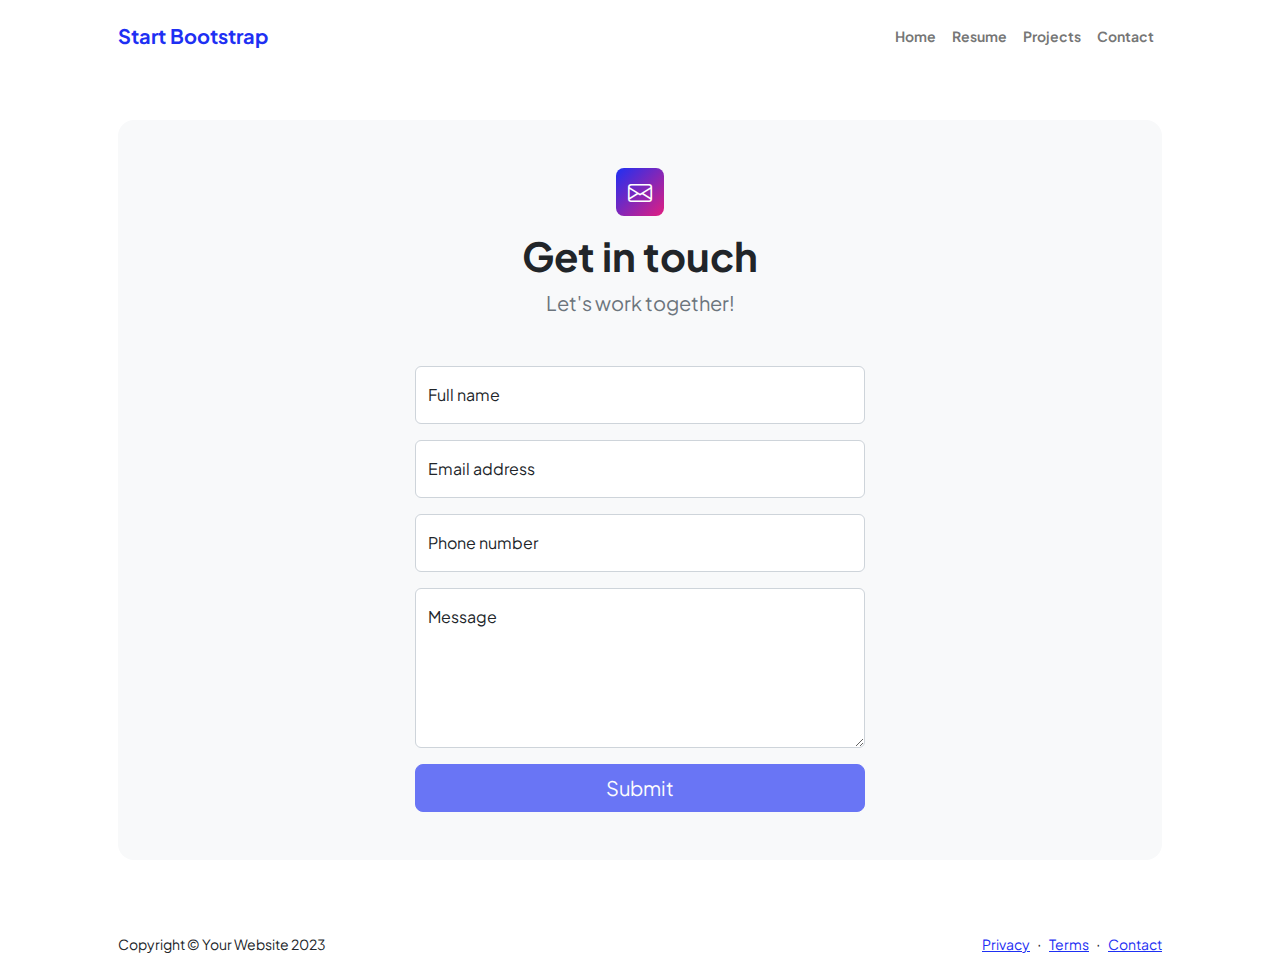
<file: contact.html>
<!DOCTYPE html>
<html lang="en">
    <head>
        <meta charset="utf-8" />
        <meta name="viewport" content="width=device-width, initial-scale=1, shrink-to-fit=no" />
        <meta name="description" content />
        <meta name="author" content />
        <title>Modern Business - Start Bootstrap Template</title>
        <!-- Favicon-->
        <link rel="icon" type="image/x-icon" href="assets/favicon.ico" />
        <!-- Custom Google font-->
        <link rel="preconnect" href="https://fonts.googleapis.com" />
        <link rel="preconnect" href="https://fonts.gstatic.com" crossorigin />
        <link href="https://fonts.googleapis.com/css2?family=Plus+Jakarta+Sans:wght@100;200;300;400;500;600;700;800;900&amp;display=swap" rel="stylesheet" />
        <!-- Bootstrap icons-->
        <link href="https://cdn.jsdelivr.net/npm/bootstrap-icons@1.8.1/font/bootstrap-icons.css" rel="stylesheet" />
        <!-- Core theme CSS (includes Bootstrap)-->
        <link href="css/styles.css" rel="stylesheet" />
    </head>
    <body class="d-flex flex-column">
        <main class="flex-shrink-0">
            <!-- Navigation-->
            <nav class="navbar navbar-expand-lg navbar-light bg-white py-3">
                <div class="container px-5">
                    <a class="navbar-brand" href="index.html"><span class="fw-bolder text-primary">Start Bootstrap</span></a>
                    <button class="navbar-toggler" type="button" data-bs-toggle="collapse" data-bs-target="#navbarSupportedContent" aria-controls="navbarSupportedContent" aria-expanded="false" aria-label="Toggle navigation"><span class="navbar-toggler-icon"></span></button>
                    <div class="collapse navbar-collapse" id="navbarSupportedContent">
                        <ul class="navbar-nav ms-auto mb-2 mb-lg-0 small fw-bolder">
                            <li class="nav-item"><a class="nav-link" href="index.html">Home</a></li>
                            <li class="nav-item"><a class="nav-link" href="resume.html">Resume</a></li>
                            <li class="nav-item"><a class="nav-link" href="projects.html">Projects</a></li>
                            <li class="nav-item"><a class="nav-link" href="contact.html">Contact</a></li>
                        </ul>
                    </div>
                </div>
            </nav>
            <!-- Page content-->
            <section class="py-5">
                <div class="container px-5">
                    <!-- Contact form-->
                    <div class="bg-light rounded-4 py-5 px-4 px-md-5">
                        <div class="text-center mb-5">
                            <div class="feature bg-primary bg-gradient-primary-to-secondary text-white rounded-3 mb-3"><i class="bi bi-envelope"></i></div>
                            <h1 class="fw-bolder">Get in touch</h1>
                            <p class="lead fw-normal text-muted mb-0">Let's work together!</p>
                        </div>
                        <div class="row gx-5 justify-content-center">
                            <div class="col-lg-8 col-xl-6">
                                <!-- * * * * * * * * * * * * * * *-->
                                <!-- * * SB Forms Contact Form * *-->
                                <!-- * * * * * * * * * * * * * * *-->
                                <!-- This form is pre-integrated with SB Forms.-->
                                <!-- To make this form functional, sign up at-->
                                <!-- https://startbootstrap.com/solution/contact-forms-->
                                <!-- to get an API token!-->
                                <form id="contactForm" data-sb-form-api-token="API_TOKEN">
                                    <!-- Name input-->
                                    <div class="form-floating mb-3">
                                        <input class="form-control" id="name" type="text" placeholder="Enter your name..." data-sb-validations="required" />
                                        <label for="name">Full name</label>
                                        <div class="invalid-feedback" data-sb-feedback="name:required">A name is required.</div>
                                    </div>
                                    <!-- Email address input-->
                                    <div class="form-floating mb-3">
                                        <input class="form-control" id="email" type="email" placeholder="name@example.com" data-sb-validations="required,email" />
                                        <label for="email">Email address</label>
                                        <div class="invalid-feedback" data-sb-feedback="email:required">An email is required.</div>
                                        <div class="invalid-feedback" data-sb-feedback="email:email">Email is not valid.</div>
                                    </div>
                                    <!-- Phone number input-->
                                    <div class="form-floating mb-3">
                                        <input class="form-control" id="phone" type="tel" placeholder="(123) 456-7890" data-sb-validations="required" />
                                        <label for="phone">Phone number</label>
                                        <div class="invalid-feedback" data-sb-feedback="phone:required">A phone number is required.</div>
                                    </div>
                                    <!-- Message input-->
                                    <div class="form-floating mb-3">
                                        <textarea class="form-control" id="message" type="text" placeholder="Enter your message here..." style="height: 10rem" data-sb-validations="required"></textarea>
                                        <label for="message">Message</label>
                                        <div class="invalid-feedback" data-sb-feedback="message:required">A message is required.</div>
                                    </div>
                                    <!-- Submit success message-->
                                    <!---->
                                    <!-- This is what your users will see when the form-->
                                    <!-- has successfully submitted-->
                                    <div class="d-none" id="submitSuccessMessage">
                                        <div class="text-center mb-3">
                                            <div class="fw-bolder">Form submission successful!</div>
                                            To activate this form, sign up at
                                            <br />
                                            <a href="https://startbootstrap.com/solution/contact-forms">https://startbootstrap.com/solution/contact-forms</a>
                                        </div>
                                    </div>
                                    <!-- Submit error message-->
                                    <!---->
                                    <!-- This is what your users will see when there is-->
                                    <!-- an error submitting the form-->
                                    <div class="d-none" id="submitErrorMessage"><div class="text-center text-danger mb-3">Error sending message!</div></div>
                                    <!-- Submit Button-->
                                    <div class="d-grid"><button class="btn btn-primary btn-lg disabled" id="submitButton" type="submit">Submit</button></div>
                                </form>
                            </div>
                        </div>
                    </div>
                </div>
            </section>
        </main>
        <!-- Footer-->
        <footer class="bg-white py-4 mt-auto">
            <div class="container px-5">
                <div class="row align-items-center justify-content-between flex-column flex-sm-row">
                    <div class="col-auto"><div class="small m-0">Copyright &copy; Your Website 2023</div></div>
                    <div class="col-auto">
                        <a class="small" href="#!">Privacy</a>
                        <span class="mx-1">&middot;</span>
                        <a class="small" href="#!">Terms</a>
                        <span class="mx-1">&middot;</span>
                        <a class="small" href="#!">Contact</a>
                    </div>
                </div>
            </div>
        </footer>
        <!-- Bootstrap core JS-->
        <script src="https://cdn.jsdelivr.net/npm/bootstrap@5.2.3/dist/js/bootstrap.bundle.min.js"></script>
        <!-- Core theme JS-->
        <script src="js/scripts.js"></script>
        <!-- * * * * * * * * * * * * * * * * * * * * * * * * * * * * * * * * * * * * * * * *-->
        <!-- * *                               SB Forms JS                               * *-->
        <!-- * * Activate your form at https://startbootstrap.com/solution/contact-forms * *-->
        <!-- * * * * * * * * * * * * * * * * * * * * * * * * * * * * * * * * * * * * * * * *-->
        <script src="https://cdn.startbootstrap.com/sb-forms-latest.js"></script>
    </body>
</html>
</file>
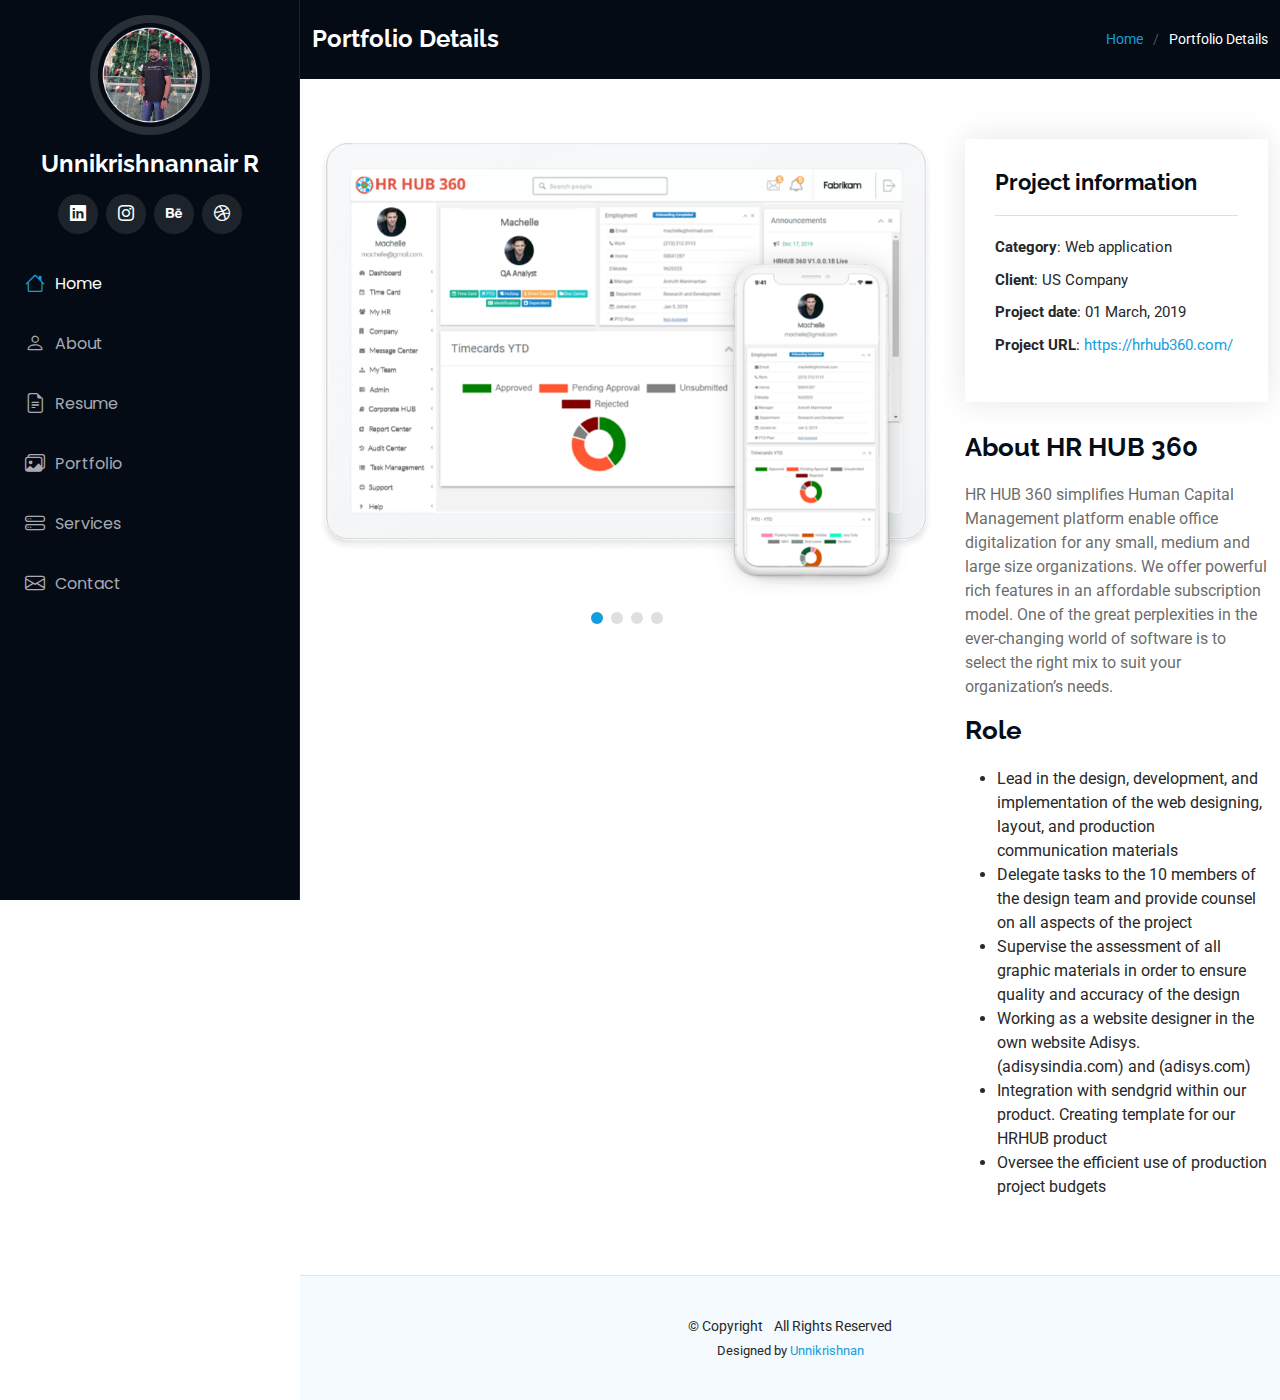
<file: portfolio1-details.html>
<!DOCTYPE html>
<html lang="en">

<head>
  <meta charset="utf-8">
  <meta content="width=device-width, initial-scale=1.0" name="viewport">
  <title>Index - Portfolio</title>
  <meta content="" name="description">
  <meta content="" name="keywords">

  <!-- Favicons -->
  <link href="assets/img/favicon.png" rel="icon">
  <link href="assets/img/apple-touch-icon.png" rel="apple-touch-icon">

  <!-- Fonts -->
  <link href="https://fonts.googleapis.com" rel="preconnect">
  <link href="https://fonts.gstatic.com" rel="preconnect" crossorigin>
  <link href="https://fonts.googleapis.com/css2?family=Roboto:ital,wght@0,100;0,300;0,400;0,500;0,700;0,900;1,100;1,300;1,400;1,500;1,700;1,900&family=Poppins:ital,wght@0,100;0,200;0,300;0,400;0,500;0,600;0,700;0,800;0,900;1,100;1,200;1,300;1,400;1,500;1,600;1,700;1,800;1,900&family=Raleway:ital,wght@0,100;0,200;0,300;0,400;0,500;0,600;0,700;0,800;0,900;1,100;1,200;1,300;1,400;1,500;1,600;1,700;1,800;1,900&display=swap" rel="stylesheet">

  <!-- Vendor CSS Files -->
  <link href="assets/vendor/bootstrap/css/bootstrap.min.css" rel="stylesheet">
  <link href="assets/vendor/bootstrap-icons/bootstrap-icons.css" rel="stylesheet">
  <link href="assets/vendor/aos/aos.css" rel="stylesheet">
  <link href="assets/vendor/glightbox/css/glightbox.min.css" rel="stylesheet">
  <link href="assets/vendor/swiper/swiper-bundle.min.css" rel="stylesheet">

  <!-- Main CSS File -->
  <link href="assets/css/main.css" rel="stylesheet">
  <link href="assets/css/animatedstyle.css" rel="stylesheet">


</head>

<body class="portfolio-details-page">

  <header id="header" class="header dark-background d-flex flex-column">
    <i class="header-toggle d-xl-none bi bi-list"></i>

    <div class="profile-img">
      <img src="assets/img/Prlfpic (2).png" alt="" class="img-fluid rounded-circle">
    </div>

    <a href="index.html" class="logo d-flex align-items-center justify-content-center">
      <!-- Uncomment the line below if you also wish to use an image logo -->
      <!-- <img src="assets/img/logo.png" alt=""> -->
      <h1 class="sitename">Unnikrishnannair R</h1>
    </a>

    <div class="social-links text-center">
      <a target="blank" href="https://www.linkedin.com/in/unni-krishnan-nair/" class="twitter"><i class="bi bi-linkedin"></i></a>
      <a target="blank" href="https://www.instagram.com/developer.unni/" class="instagram"><i class="bi bi-instagram"></i></a>
      <a target="blank" href="https://www.behance.net/unnikrir" class="google-plus"><i class="bi bi-behance"></i></a>
      <a target="blank" href="https://dribbble.com/unni7374" class="linkedin"><i class="bi bi bi-dribbble"></i></a>
    </div>

    <nav id="navmenu" class="navmenu">
      <ul>
        <li><a href="#hero" class="active"><i class="bi bi-house navicon"></i>Home</a></li>
        <li><a href="#about"><i class="bi bi-person navicon"></i> About</a></li>
        <li><a href="#resume"><i class="bi bi-file-earmark-text navicon"></i> Resume</a></li>
        <li><a href="#portfolio"><i class="bi bi-images navicon"></i> Portfolio</a></li>
        <li><a href="#services"><i class="bi bi-hdd-stack navicon"></i> Services</a></li>
        <!-- <li class="dropdown"><a href="#"><i class="bi bi-menu-button navicon"></i> <span>Dropdown</span> <i class="bi bi-chevron-down toggle-dropdown"></i></a>
          <ul>
            <li><a href="#">Dropdown 1</a></li>
            <li class="dropdown"><a href="#"><span>Deep Dropdown</span> <i class="bi bi-chevron-down toggle-dropdown"></i></a>
              <ul>
                <li><a href="#">Deep Dropdown 1</a></li>
                <li><a href="#">Deep Dropdown 2</a></li>
                <li><a href="#">Deep Dropdown 3</a></li>
                <li><a href="#">Deep Dropdown 4</a></li>
                <li><a href="#">Deep Dropdown 5</a></li>
              </ul>
            </li>
            <li><a href="#">Dropdown 2</a></li>
            <li><a href="#">Dropdown 3</a></li>
            <li><a href="#">Dropdown 4</a></li>
          </ul>
        </li> -->
        <li><a href="#contact"><i class="bi bi-envelope navicon"></i> Contact</a></li>
      </ul>
    </nav>

  </header>

  <main class="main">

    <!-- Page Title -->
    <div class="page-title dark-background">
      <div class="container d-lg-flex justify-content-between align-items-center">
        <h1 class="mb-2 mb-lg-0">Portfolio Details</h1>
        <nav class="breadcrumbs">
          <ol>
            <li><a href="index.html">Home</a></li>
            <li class="current">Portfolio Details</li>
          </ol>
        </nav>
      </div>
    </div><!-- End Page Title -->

    <!-- Portfolio Details Section -->
    <section id="portfolio-details" class="portfolio-details section">

      <div class="container" data-aos="fade-up" data-aos-delay="100">

        <div class="row gy-4">

          <div class="col-lg-8">
            <div class="portfolio-details-slider swiper init-swiper">

              <script type="application/json" class="swiper-config">
                {
                  "loop": true,
                  "speed": 600,
                  "autoplay": {
                    "delay": 5000
                  },
                  "slidesPerView": "auto",
                  "pagination": {
                    "el": ".swiper-pagination",
                    "type": "bullets",
                    "clickable": true
                  }
                }
              </script>

              <div class="swiper-wrapper align-items-center">

                <div class="swiper-slide">
                  <img src="assets/img/portfolio/prlf-1.png" alt="">
                </div>

                <div class="swiper-slide">
                  <img src="assets/img/portfolio/prlf-2.jpg" alt="">
                </div>

                <div class="swiper-slide">
                  <img src="assets/img/portfolio/prlf-1.png" alt="">
                </div>

                <div class="swiper-slide">
                  <img src="assets/img/portfolio/prlf-2.jpg" alt="">
                </div>

              </div>
              <div class="swiper-pagination"></div>
            </div>
          </div>

          <div class="col-lg-4">
            <div class="portfolio-info" data-aos="fade-up" data-aos-delay="200">
              <h3>Project information</h3>
              <ul>
                <li><strong>Category</strong>: Web application</li>
                <li><strong>Client</strong>: US Company</li>
                <li><strong>Project date</strong>: 01 March, 2019</li>
                <li><strong>Project URL</strong>: <a href="https://hrhub360.com/" target="_blank">https://hrhub360.com/</a></li>
              </ul>
            </div>
            <div class="portfolio-description" data-aos="fade-up" data-aos-delay="300">
              <h2>About HR HUB 360</h2>
              <p>
                HR HUB 360 simplifies Human Capital Management platform enable office digitalization for any small, medium and large size organizations. We offer powerful rich features in an affordable subscription model. One of the great perplexities in the ever-changing world of software is to select the right mix to suit your organization’s needs.
              </p>
              <h2>Role</h2>
              <ul>
                <li>Lead in the design, development, and implementation of the web designing, layout, and production communication materials</li>
                <li>Delegate tasks to the 10 members of the design team and provide counsel on all aspects of the project</li>
                <li>Supervise the assessment of all graphic materials in order to ensure quality and accuracy of the design</li>
                <li>Working as a website designer in the own website Adisys. (adisysindia.com) and (adisys.com)</li>
                <li>Integration with sendgrid within our product. Creating template for our HRHUB product</li>
                <li>Oversee the efficient use of production project budgets</li>
              </ul>
            </div>
          </div>

        </div>

      </div>

    </section><!-- /Portfolio Details Section -->

  </main>

  <footer id="footer" class="footer position-relative light-background">

    <div class="container">
      <div class="copyright text-center ">
        <p>© <span>Copyright</span> <strong class="px-1 sitename"></strong> <span>All Rights Reserved</span></p>
      </div>
      <div class="credits">
        <!-- All the links in the footer should remain intact. -->
        <!-- You can delete the links only if you've purchased the pro version. -->
        <!-- Licensing information: https://bootstrapmade.com/license/ -->
        <!-- Purchase the pro version with working PHP/AJAX contact form: [buy-url] -->
        Designed by <a href="">Unnikrishnan</a>
      </div>
    </div>

  </footer>

  <!-- Scroll Top -->
  <a href="#" id="scroll-top" class="scroll-top d-flex align-items-center justify-content-center"><i class="bi bi-arrow-up-short"></i></a>

  <!-- Preloader -->
  <div id="preloader"></div>

  <!-- Vendor JS Files -->
  <script src="assets/vendor/bootstrap/js/bootstrap.bundle.min.js"></script>
  <script src="assets/vendor/php-email-form/validate.js"></script>
  <script src="assets/vendor/aos/aos.js"></script>
  <script src="assets/vendor/typed.js/typed.umd.js"></script>
  <script src="assets/vendor/purecounter/purecounter_vanilla.js"></script>
  <script src="assets/vendor/waypoints/noframework.waypoints.js"></script>
  <script src="assets/vendor/glightbox/js/glightbox.min.js"></script>
  <script src="assets/vendor/imagesloaded/imagesloaded.pkgd.min.js"></script>
  <script src="assets/vendor/isotope-layout/isotope.pkgd.min.js"></script>
  <script src="assets/vendor/swiper/swiper-bundle.min.js"></script>

  <!-- Main JS File -->
  <script src="assets/js/main.js"></script>

</body>

</html>
</file>
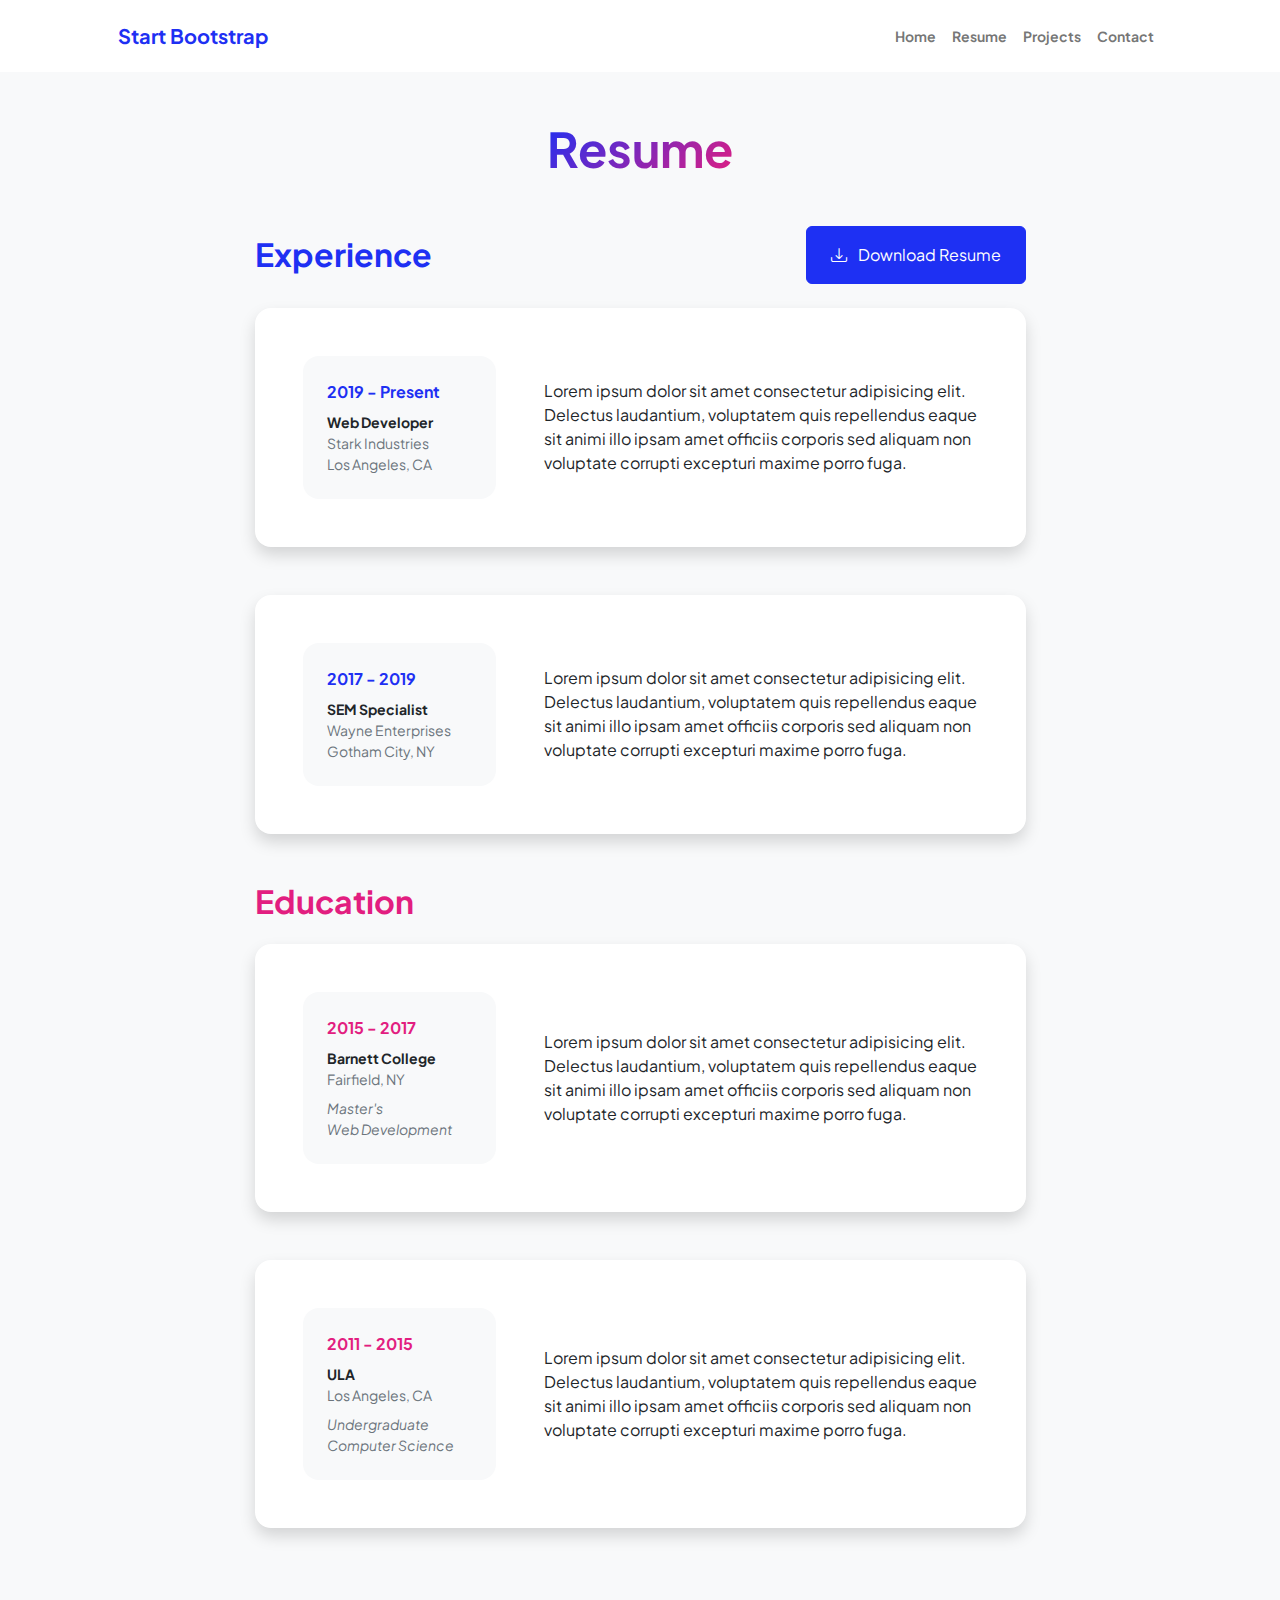
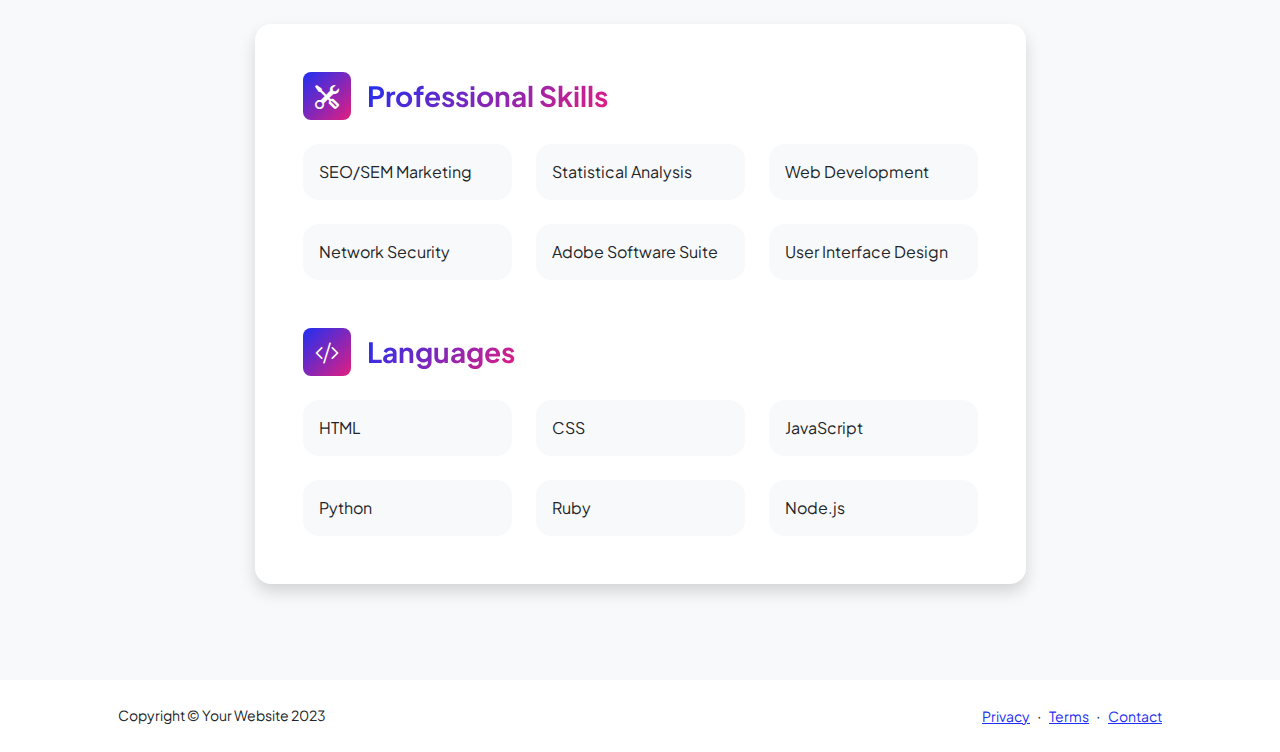
<file: resume.html>
<!DOCTYPE html>
<html lang="en">
    <head>
        <meta charset="utf-8" />
        <meta name="viewport" content="width=device-width, initial-scale=1, shrink-to-fit=no" />
        <meta name="description" content="" />
        <meta name="author" content="" />
        <title>Personal - Start Bootstrap Template</title>
        <!-- Favicon-->
        <link rel="icon" type="image/x-icon" href="assets/favicon.ico" />
        <!-- Custom Google font-->
        <link rel="preconnect" href="https://fonts.googleapis.com" />
        <link rel="preconnect" href="https://fonts.gstatic.com" crossorigin />
        <link href="https://fonts.googleapis.com/css2?family=Plus+Jakarta+Sans:wght@100;200;300;400;500;600;700;800;900&amp;display=swap" rel="stylesheet" />
        <!-- Bootstrap icons-->
        <link href="https://cdn.jsdelivr.net/npm/bootstrap-icons@1.8.1/font/bootstrap-icons.css" rel="stylesheet" />
        <!-- Core theme CSS (includes Bootstrap)-->
        <link href="css/styles.css" rel="stylesheet" />
    </head>
    <body class="d-flex flex-column h-100 bg-light">
        <main class="flex-shrink-0">
            <!-- Navigation-->
            <nav class="navbar navbar-expand-lg navbar-light bg-white py-3">
                <div class="container px-5">
                    <a class="navbar-brand" href="index.html"><span class="fw-bolder text-primary">Start Bootstrap</span></a>
                    <button class="navbar-toggler" type="button" data-bs-toggle="collapse" data-bs-target="#navbarSupportedContent" aria-controls="navbarSupportedContent" aria-expanded="false" aria-label="Toggle navigation"><span class="navbar-toggler-icon"></span></button>
                    <div class="collapse navbar-collapse" id="navbarSupportedContent">
                        <ul class="navbar-nav ms-auto mb-2 mb-lg-0 small fw-bolder">
                            <li class="nav-item"><a class="nav-link" href="index.html">Home</a></li>
                            <li class="nav-item"><a class="nav-link" href="resume.html">Resume</a></li>
                            <li class="nav-item"><a class="nav-link" href="projects.html">Projects</a></li>
                            <li class="nav-item"><a class="nav-link" href="contact.html">Contact</a></li>
                        </ul>
                    </div>
                </div>
            </nav>
            <!-- Page Content-->
            <div class="container px-5 my-5">
                <div class="text-center mb-5">
                    <h1 class="display-5 fw-bolder mb-0"><span class="text-gradient d-inline">Resume</span></h1>
                </div>
                <div class="row gx-5 justify-content-center">
                    <div class="col-lg-11 col-xl-9 col-xxl-8">
                        <!-- Experience Section-->
                        <section>
                            <div class="d-flex align-items-center justify-content-between mb-4">
                                <h2 class="text-primary fw-bolder mb-0">Experience</h2>
                                <!-- Download resume button-->
                                <!-- Note: Set the link href target to a PDF file within your project-->
                                <a class="btn btn-primary px-4 py-3" href="#!">
                                    <div class="d-inline-block bi bi-download me-2"></div>
                                    Download Resume
                                </a>
                            </div>
                            <!-- Experience Card 1-->
                            <div class="card shadow border-0 rounded-4 mb-5">
                                <div class="card-body p-5">
                                    <div class="row align-items-center gx-5">
                                        <div class="col text-center text-lg-start mb-4 mb-lg-0">
                                            <div class="bg-light p-4 rounded-4">
                                                <div class="text-primary fw-bolder mb-2">2019 - Present</div>
                                                <div class="small fw-bolder">Web Developer</div>
                                                <div class="small text-muted">Stark Industries</div>
                                                <div class="small text-muted">Los Angeles, CA</div>
                                            </div>
                                        </div>
                                        <div class="col-lg-8"><div>Lorem ipsum dolor sit amet consectetur adipisicing elit. Delectus laudantium, voluptatem quis repellendus eaque sit animi illo ipsam amet officiis corporis sed aliquam non voluptate corrupti excepturi maxime porro fuga.</div></div>
                                    </div>
                                </div>
                            </div>
                            <!-- Experience Card 2-->
                            <div class="card shadow border-0 rounded-4 mb-5">
                                <div class="card-body p-5">
                                    <div class="row align-items-center gx-5">
                                        <div class="col text-center text-lg-start mb-4 mb-lg-0">
                                            <div class="bg-light p-4 rounded-4">
                                                <div class="text-primary fw-bolder mb-2">2017 - 2019</div>
                                                <div class="small fw-bolder">SEM Specialist</div>
                                                <div class="small text-muted">Wayne Enterprises</div>
                                                <div class="small text-muted">Gotham City, NY</div>
                                            </div>
                                        </div>
                                        <div class="col-lg-8"><div>Lorem ipsum dolor sit amet consectetur adipisicing elit. Delectus laudantium, voluptatem quis repellendus eaque sit animi illo ipsam amet officiis corporis sed aliquam non voluptate corrupti excepturi maxime porro fuga.</div></div>
                                    </div>
                                </div>
                            </div>
                        </section>
                        <!-- Education Section-->
                        <section>
                            <h2 class="text-secondary fw-bolder mb-4">Education</h2>
                            <!-- Education Card 1-->
                            <div class="card shadow border-0 rounded-4 mb-5">
                                <div class="card-body p-5">
                                    <div class="row align-items-center gx-5">
                                        <div class="col text-center text-lg-start mb-4 mb-lg-0">
                                            <div class="bg-light p-4 rounded-4">
                                                <div class="text-secondary fw-bolder mb-2">2015 - 2017</div>
                                                <div class="mb-2">
                                                    <div class="small fw-bolder">Barnett College</div>
                                                    <div class="small text-muted">Fairfield, NY</div>
                                                </div>
                                                <div class="fst-italic">
                                                    <div class="small text-muted">Master's</div>
                                                    <div class="small text-muted">Web Development</div>
                                                </div>
                                            </div>
                                        </div>
                                        <div class="col-lg-8"><div>Lorem ipsum dolor sit amet consectetur adipisicing elit. Delectus laudantium, voluptatem quis repellendus eaque sit animi illo ipsam amet officiis corporis sed aliquam non voluptate corrupti excepturi maxime porro fuga.</div></div>
                                    </div>
                                </div>
                            </div>
                            <!-- Education Card 2-->
                            <div class="card shadow border-0 rounded-4 mb-5">
                                <div class="card-body p-5">
                                    <div class="row align-items-center gx-5">
                                        <div class="col text-center text-lg-start mb-4 mb-lg-0">
                                            <div class="bg-light p-4 rounded-4">
                                                <div class="text-secondary fw-bolder mb-2">2011 - 2015</div>
                                                <div class="mb-2">
                                                    <div class="small fw-bolder">ULA</div>
                                                    <div class="small text-muted">Los Angeles, CA</div>
                                                </div>
                                                <div class="fst-italic">
                                                    <div class="small text-muted">Undergraduate</div>
                                                    <div class="small text-muted">Computer Science</div>
                                                </div>
                                            </div>
                                        </div>
                                        <div class="col-lg-8"><div>Lorem ipsum dolor sit amet consectetur adipisicing elit. Delectus laudantium, voluptatem quis repellendus eaque sit animi illo ipsam amet officiis corporis sed aliquam non voluptate corrupti excepturi maxime porro fuga.</div></div>
                                    </div>
                                </div>
                            </div>
                        </section>
                        <!-- Divider-->
                        <div class="pb-5"></div>
                        <!-- Skills Section-->
                        <section>
                            <!-- Skillset Card-->
                            <div class="card shadow border-0 rounded-4 mb-5">
                                <div class="card-body p-5">
                                    <!-- Professional skills list-->
                                    <div class="mb-5">
                                        <div class="d-flex align-items-center mb-4">
                                            <div class="feature bg-primary bg-gradient-primary-to-secondary text-white rounded-3 me-3"><i class="bi bi-tools"></i></div>
                                            <h3 class="fw-bolder mb-0"><span class="text-gradient d-inline">Professional Skills</span></h3>
                                        </div>
                                        <div class="row row-cols-1 row-cols-md-3 mb-4">
                                            <div class="col mb-4 mb-md-0"><div class="d-flex align-items-center bg-light rounded-4 p-3 h-100">SEO/SEM Marketing</div></div>
                                            <div class="col mb-4 mb-md-0"><div class="d-flex align-items-center bg-light rounded-4 p-3 h-100">Statistical Analysis</div></div>
                                            <div class="col"><div class="d-flex align-items-center bg-light rounded-4 p-3 h-100">Web Development</div></div>
                                        </div>
                                        <div class="row row-cols-1 row-cols-md-3">
                                            <div class="col mb-4 mb-md-0"><div class="d-flex align-items-center bg-light rounded-4 p-3 h-100">Network Security</div></div>
                                            <div class="col mb-4 mb-md-0"><div class="d-flex align-items-center bg-light rounded-4 p-3 h-100">Adobe Software Suite</div></div>
                                            <div class="col"><div class="d-flex align-items-center bg-light rounded-4 p-3 h-100">User Interface Design</div></div>
                                        </div>
                                    </div>
                                    <!-- Languages list-->
                                    <div class="mb-0">
                                        <div class="d-flex align-items-center mb-4">
                                            <div class="feature bg-primary bg-gradient-primary-to-secondary text-white rounded-3 me-3"><i class="bi bi-code-slash"></i></div>
                                            <h3 class="fw-bolder mb-0"><span class="text-gradient d-inline">Languages</span></h3>
                                        </div>
                                        <div class="row row-cols-1 row-cols-md-3 mb-4">
                                            <div class="col mb-4 mb-md-0"><div class="d-flex align-items-center bg-light rounded-4 p-3 h-100">HTML</div></div>
                                            <div class="col mb-4 mb-md-0"><div class="d-flex align-items-center bg-light rounded-4 p-3 h-100">CSS</div></div>
                                            <div class="col"><div class="d-flex align-items-center bg-light rounded-4 p-3 h-100">JavaScript</div></div>
                                        </div>
                                        <div class="row row-cols-1 row-cols-md-3">
                                            <div class="col mb-4 mb-md-0"><div class="d-flex align-items-center bg-light rounded-4 p-3 h-100">Python</div></div>
                                            <div class="col mb-4 mb-md-0"><div class="d-flex align-items-center bg-light rounded-4 p-3 h-100">Ruby</div></div>
                                            <div class="col"><div class="d-flex align-items-center bg-light rounded-4 p-3 h-100">Node.js</div></div>
                                        </div>
                                    </div>
                                </div>
                            </div>
                        </section>
                    </div>
                </div>
            </div>
        </main>
        <!-- Footer-->
        <footer class="bg-white py-4 mt-auto">
            <div class="container px-5">
                <div class="row align-items-center justify-content-between flex-column flex-sm-row">
                    <div class="col-auto"><div class="small m-0">Copyright &copy; Your Website 2023</div></div>
                    <div class="col-auto">
                        <a class="small" href="#!">Privacy</a>
                        <span class="mx-1">&middot;</span>
                        <a class="small" href="#!">Terms</a>
                        <span class="mx-1">&middot;</span>
                        <a class="small" href="#!">Contact</a>
                    </div>
                </div>
            </div>
        </footer>
        <!-- Bootstrap core JS-->
        <script src="https://cdn.jsdelivr.net/npm/bootstrap@5.2.3/dist/js/bootstrap.bundle.min.js"></script>
        <!-- Core theme JS-->
        <script src="js/scripts.js"></script>
    </body>
</html>
</file>
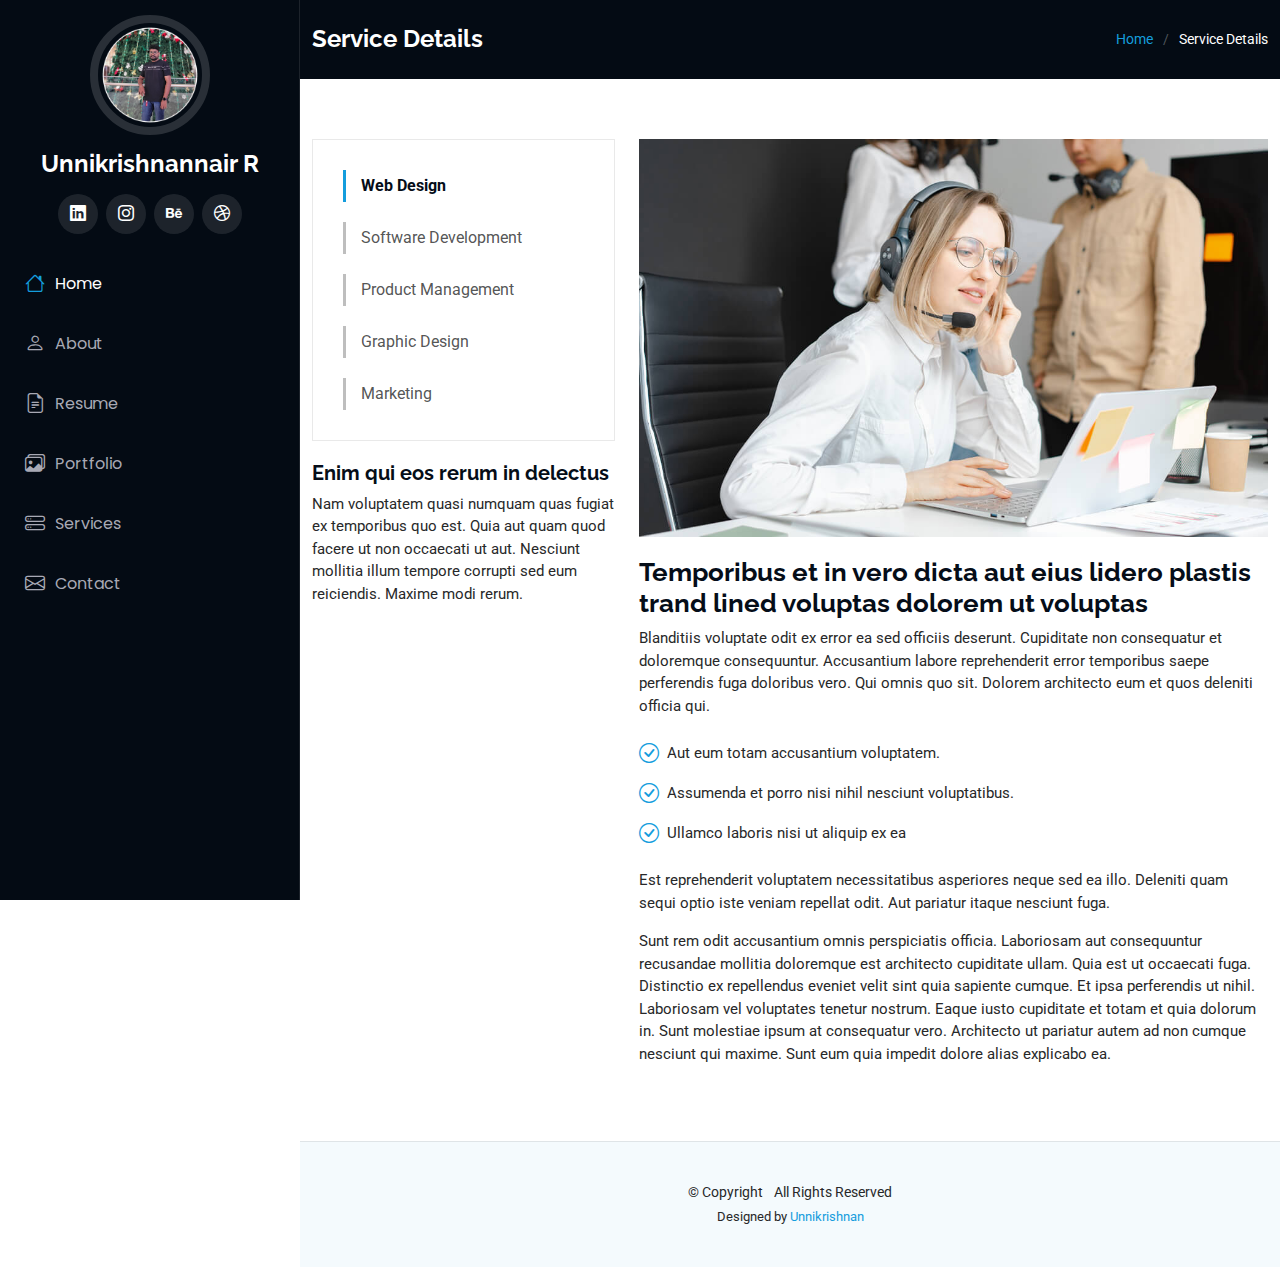
<file: service-details.html>
<!DOCTYPE html>
<html lang="en">

<head>
  <meta charset="utf-8">
  <meta content="width=device-width, initial-scale=1.0" name="viewport">
  <title>Index - Portfolio</title>
  <meta content="" name="description">
  <meta content="" name="keywords">

  <!-- Favicons -->
  <link href="assets/img/favicon.png" rel="icon">
  <link href="assets/img/apple-touch-icon.png" rel="apple-touch-icon">

  <!-- Fonts -->
  <link href="https://fonts.googleapis.com" rel="preconnect">
  <link href="https://fonts.gstatic.com" rel="preconnect" crossorigin>
  <link href="https://fonts.googleapis.com/css2?family=Roboto:ital,wght@0,100;0,300;0,400;0,500;0,700;0,900;1,100;1,300;1,400;1,500;1,700;1,900&family=Poppins:ital,wght@0,100;0,200;0,300;0,400;0,500;0,600;0,700;0,800;0,900;1,100;1,200;1,300;1,400;1,500;1,600;1,700;1,800;1,900&family=Raleway:ital,wght@0,100;0,200;0,300;0,400;0,500;0,600;0,700;0,800;0,900;1,100;1,200;1,300;1,400;1,500;1,600;1,700;1,800;1,900&display=swap" rel="stylesheet">

  <!-- Vendor CSS Files -->
  <link href="assets/vendor/bootstrap/css/bootstrap.min.css" rel="stylesheet">
  <link href="assets/vendor/bootstrap-icons/bootstrap-icons.css" rel="stylesheet">
  <link href="assets/vendor/aos/aos.css" rel="stylesheet">
  <link href="assets/vendor/glightbox/css/glightbox.min.css" rel="stylesheet">
  <link href="assets/vendor/swiper/swiper-bundle.min.css" rel="stylesheet">

  <!-- Main CSS File -->
  <link href="assets/css/main.css" rel="stylesheet">
  <link href="assets/css/animatedstyle.css" rel="stylesheet">


</head>

<body class="service-details-page">

  <header id="header" class="header dark-background d-flex flex-column">
    <i class="header-toggle d-xl-none bi bi-list"></i>

    <div class="profile-img">
      <img src="assets/img/Prlfpic (2).png" alt="" class="img-fluid rounded-circle">
    </div>

    <a href="index.html" class="logo d-flex align-items-center justify-content-center">
      <!-- Uncomment the line below if you also wish to use an image logo -->
      <!-- <img src="assets/img/logo.png" alt=""> -->
      <h1 class="sitename">Unnikrishnannair R</h1>
    </a>

    <div class="social-links text-center">
      <a target="blank" href="https://www.linkedin.com/in/unni-krishnan-nair/" class="twitter"><i class="bi bi-linkedin"></i></a>
      <a target="blank" href="https://www.instagram.com/developer.unni/" class="instagram"><i class="bi bi-instagram"></i></a>
      <a target="blank" href="https://www.behance.net/unnikrir" class="google-plus"><i class="bi bi-behance"></i></a>
      <a target="blank" href="https://dribbble.com/unni7374" class="linkedin"><i class="bi bi bi-dribbble"></i></a>
    </div>

    <nav id="navmenu" class="navmenu">
      <ul>
        <li><a href="#hero" class="active"><i class="bi bi-house navicon"></i>Home</a></li>
        <li><a href="#about"><i class="bi bi-person navicon"></i> About</a></li>
        <li><a href="#resume"><i class="bi bi-file-earmark-text navicon"></i> Resume</a></li>
        <li><a href="#portfolio"><i class="bi bi-images navicon"></i> Portfolio</a></li>
        <li><a href="#services"><i class="bi bi-hdd-stack navicon"></i> Services</a></li>
        <!-- <li class="dropdown"><a href="#"><i class="bi bi-menu-button navicon"></i> <span>Dropdown</span> <i class="bi bi-chevron-down toggle-dropdown"></i></a>
          <ul>
            <li><a href="#">Dropdown 1</a></li>
            <li class="dropdown"><a href="#"><span>Deep Dropdown</span> <i class="bi bi-chevron-down toggle-dropdown"></i></a>
              <ul>
                <li><a href="#">Deep Dropdown 1</a></li>
                <li><a href="#">Deep Dropdown 2</a></li>
                <li><a href="#">Deep Dropdown 3</a></li>
                <li><a href="#">Deep Dropdown 4</a></li>
                <li><a href="#">Deep Dropdown 5</a></li>
              </ul>
            </li>
            <li><a href="#">Dropdown 2</a></li>
            <li><a href="#">Dropdown 3</a></li>
            <li><a href="#">Dropdown 4</a></li>
          </ul>
        </li> -->
        <li><a href="#contact"><i class="bi bi-envelope navicon"></i> Contact</a></li>
      </ul>
    </nav>

  </header>

  <main class="main">

    <!-- Page Title -->
    <div class="page-title dark-background">
      <div class="container d-lg-flex justify-content-between align-items-center">
        <h1 class="mb-2 mb-lg-0">Service Details</h1>
        <nav class="breadcrumbs">
          <ol>
            <li><a href="index.html">Home</a></li>
            <li class="current">Service Details</li>
          </ol>
        </nav>
      </div>
    </div><!-- End Page Title -->

    <!-- Service Details Section -->
    <section id="service-details" class="service-details section">

      <div class="container">

        <div class="row gy-4">

          <div class="col-lg-4" data-aos="fade-up" data-aos-delay="100">
            <div class="services-list">
              <a href="#" class="active">Web Design</a>
              <a href="#">Software Development</a>
              <a href="#">Product Management</a>
              <a href="#">Graphic Design</a>
              <a href="#">Marketing</a>
            </div>

            <h4>Enim qui eos rerum in delectus</h4>
            <p>Nam voluptatem quasi numquam quas fugiat ex temporibus quo est. Quia aut quam quod facere ut non occaecati ut aut. Nesciunt mollitia illum tempore corrupti sed eum reiciendis. Maxime modi rerum.</p>
          </div>

          <div class="col-lg-8" data-aos="fade-up" data-aos-delay="200">
            <img src="assets/img/services.jpg" alt="" class="img-fluid services-img">
            <h3>Temporibus et in vero dicta aut eius lidero plastis trand lined voluptas dolorem ut voluptas</h3>
            <p>
              Blanditiis voluptate odit ex error ea sed officiis deserunt. Cupiditate non consequatur et doloremque consequuntur. Accusantium labore reprehenderit error temporibus saepe perferendis fuga doloribus vero. Qui omnis quo sit. Dolorem architecto eum et quos deleniti officia qui.
            </p>
            <ul>
              <li><i class="bi bi-check-circle"></i> <span>Aut eum totam accusantium voluptatem.</span></li>
              <li><i class="bi bi-check-circle"></i> <span>Assumenda et porro nisi nihil nesciunt voluptatibus.</span></li>
              <li><i class="bi bi-check-circle"></i> <span>Ullamco laboris nisi ut aliquip ex ea</span></li>
            </ul>
            <p>
              Est reprehenderit voluptatem necessitatibus asperiores neque sed ea illo. Deleniti quam sequi optio iste veniam repellat odit. Aut pariatur itaque nesciunt fuga.
            </p>
            <p>
              Sunt rem odit accusantium omnis perspiciatis officia. Laboriosam aut consequuntur recusandae mollitia doloremque est architecto cupiditate ullam. Quia est ut occaecati fuga. Distinctio ex repellendus eveniet velit sint quia sapiente cumque. Et ipsa perferendis ut nihil. Laboriosam vel voluptates tenetur nostrum. Eaque iusto cupiditate et totam et quia dolorum in. Sunt molestiae ipsum at consequatur vero. Architecto ut pariatur autem ad non cumque nesciunt qui maxime. Sunt eum quia impedit dolore alias explicabo ea.
            </p>
          </div>

        </div>

      </div>

    </section><!-- /Service Details Section -->

  </main>

  <footer id="footer" class="footer position-relative light-background">

    <div class="container">
      <div class="copyright text-center ">
        <p>© <span>Copyright</span> <strong class="px-1 sitename"></strong> <span>All Rights Reserved</span></p>
      </div>
      <div class="credits">
        <!-- All the links in the footer should remain intact. -->
        <!-- You can delete the links only if you've purchased the pro version. -->
        <!-- Licensing information: https://bootstrapmade.com/license/ -->
        <!-- Purchase the pro version with working PHP/AJAX contact form: [buy-url] -->
        Designed by <a href="">Unnikrishnan</a>
      </div>
    </div>

  </footer>

  <!-- Scroll Top -->
  <a href="#" id="scroll-top" class="scroll-top d-flex align-items-center justify-content-center"><i class="bi bi-arrow-up-short"></i></a>

  <!-- Preloader -->
  <div id="preloader"></div>

  <!-- Vendor JS Files -->
  <script src="assets/vendor/bootstrap/js/bootstrap.bundle.min.js"></script>
  <script src="assets/vendor/php-email-form/validate.js"></script>
  <script src="assets/vendor/aos/aos.js"></script>
  <script src="assets/vendor/typed.js/typed.umd.js"></script>
  <script src="assets/vendor/purecounter/purecounter_vanilla.js"></script>
  <script src="assets/vendor/waypoints/noframework.waypoints.js"></script>
  <script src="assets/vendor/glightbox/js/glightbox.min.js"></script>
  <script src="assets/vendor/imagesloaded/imagesloaded.pkgd.min.js"></script>
  <script src="assets/vendor/isotope-layout/isotope.pkgd.min.js"></script>
  <script src="assets/vendor/swiper/swiper-bundle.min.js"></script>

  <!-- Main JS File -->
  <script src="assets/js/main.js"></script>

</body>

</html>
</file>
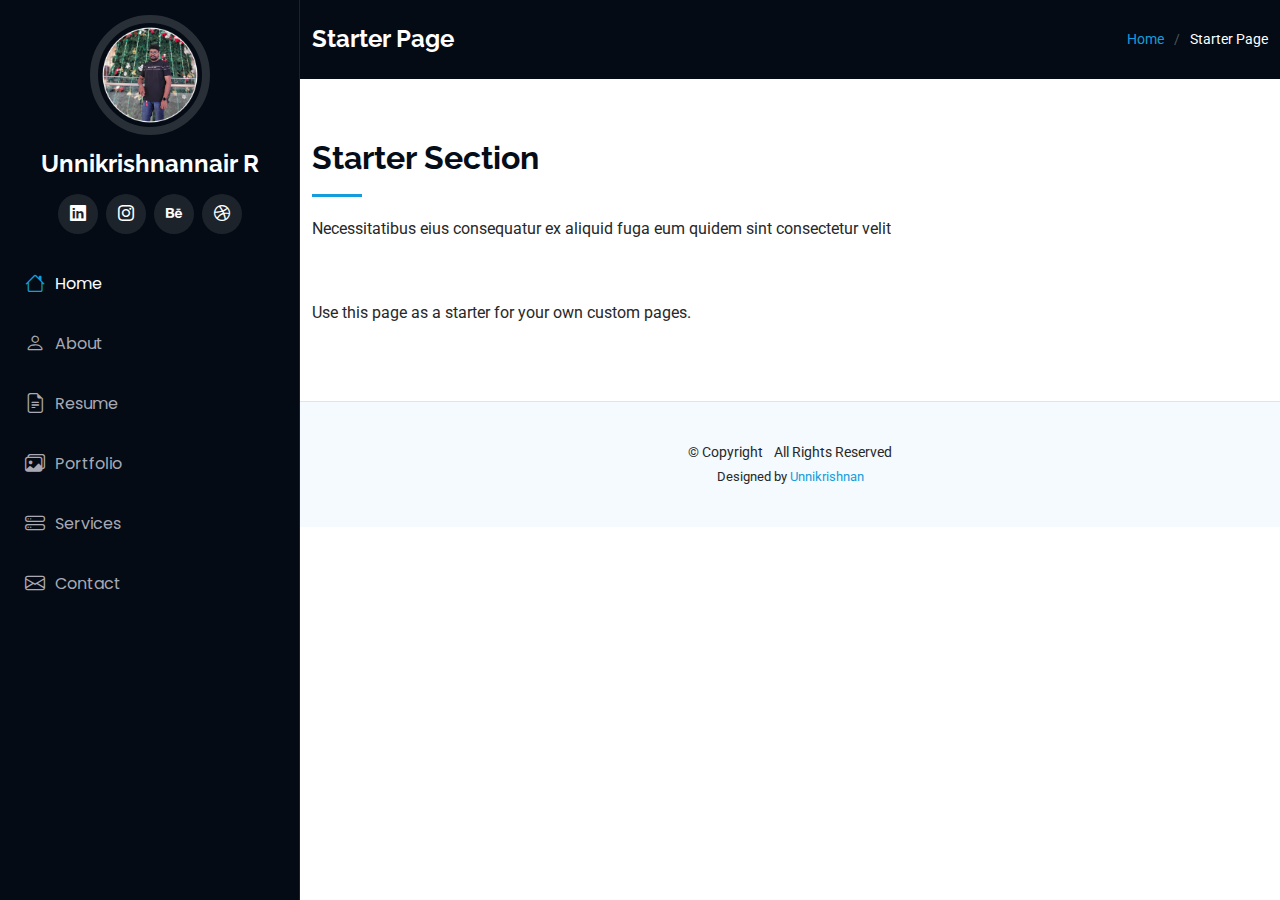
<file: starter-page.html>
<!DOCTYPE html>
<html lang="en">

<head>
  <meta charset="utf-8">
  <meta content="width=device-width, initial-scale=1.0" name="viewport">
  <title>Index - Portfolio</title>
  <meta content="" name="description">
  <meta content="" name="keywords">

  <!-- Favicons -->
  <link href="assets/img/favicon.png" rel="icon">
  <link href="assets/img/apple-touch-icon.png" rel="apple-touch-icon">

  <!-- Fonts -->
  <link href="https://fonts.googleapis.com" rel="preconnect">
  <link href="https://fonts.gstatic.com" rel="preconnect" crossorigin>
  <link href="https://fonts.googleapis.com/css2?family=Roboto:ital,wght@0,100;0,300;0,400;0,500;0,700;0,900;1,100;1,300;1,400;1,500;1,700;1,900&family=Poppins:ital,wght@0,100;0,200;0,300;0,400;0,500;0,600;0,700;0,800;0,900;1,100;1,200;1,300;1,400;1,500;1,600;1,700;1,800;1,900&family=Raleway:ital,wght@0,100;0,200;0,300;0,400;0,500;0,600;0,700;0,800;0,900;1,100;1,200;1,300;1,400;1,500;1,600;1,700;1,800;1,900&display=swap" rel="stylesheet">

  <!-- Vendor CSS Files -->
  <link href="assets/vendor/bootstrap/css/bootstrap.min.css" rel="stylesheet">
  <link href="assets/vendor/bootstrap-icons/bootstrap-icons.css" rel="stylesheet">
  <link href="assets/vendor/aos/aos.css" rel="stylesheet">
  <link href="assets/vendor/glightbox/css/glightbox.min.css" rel="stylesheet">
  <link href="assets/vendor/swiper/swiper-bundle.min.css" rel="stylesheet">

  <!-- Main CSS File -->
  <link href="assets/css/main.css" rel="stylesheet">
  <link href="assets/css/animatedstyle.css" rel="stylesheet">


</head>

<body class="starter-page-page">

  <header id="header" class="header dark-background d-flex flex-column">
    <i class="header-toggle d-xl-none bi bi-list"></i>

    <div class="profile-img">
      <img src="assets/img/Prlfpic (2).png" alt="" class="img-fluid rounded-circle">
    </div>

    <a href="index.html" class="logo d-flex align-items-center justify-content-center">
      <!-- Uncomment the line below if you also wish to use an image logo -->
      <!-- <img src="assets/img/logo.png" alt=""> -->
      <h1 class="sitename">Unnikrishnannair R</h1>
    </a>

    <div class="social-links text-center">
      <a target="blank" href="https://www.linkedin.com/in/unni-krishnan-nair/" class="twitter"><i class="bi bi-linkedin"></i></a>
      <a target="blank" href="https://www.instagram.com/developer.unni/" class="instagram"><i class="bi bi-instagram"></i></a>
      <a target="blank" href="https://www.behance.net/unnikrir" class="google-plus"><i class="bi bi-behance"></i></a>
      <a target="blank" href="https://dribbble.com/unni7374" class="linkedin"><i class="bi bi bi-dribbble"></i></a>
    </div>

    <nav id="navmenu" class="navmenu">
      <ul>
        <li><a href="#hero" class="active"><i class="bi bi-house navicon"></i>Home</a></li>
        <li><a href="#about"><i class="bi bi-person navicon"></i> About</a></li>
        <li><a href="#resume"><i class="bi bi-file-earmark-text navicon"></i> Resume</a></li>
        <li><a href="#portfolio"><i class="bi bi-images navicon"></i> Portfolio</a></li>
        <li><a href="#services"><i class="bi bi-hdd-stack navicon"></i> Services</a></li>
        <!-- <li class="dropdown"><a href="#"><i class="bi bi-menu-button navicon"></i> <span>Dropdown</span> <i class="bi bi-chevron-down toggle-dropdown"></i></a>
          <ul>
            <li><a href="#">Dropdown 1</a></li>
            <li class="dropdown"><a href="#"><span>Deep Dropdown</span> <i class="bi bi-chevron-down toggle-dropdown"></i></a>
              <ul>
                <li><a href="#">Deep Dropdown 1</a></li>
                <li><a href="#">Deep Dropdown 2</a></li>
                <li><a href="#">Deep Dropdown 3</a></li>
                <li><a href="#">Deep Dropdown 4</a></li>
                <li><a href="#">Deep Dropdown 5</a></li>
              </ul>
            </li>
            <li><a href="#">Dropdown 2</a></li>
            <li><a href="#">Dropdown 3</a></li>
            <li><a href="#">Dropdown 4</a></li>
          </ul>
        </li> -->
        <li><a href="#contact"><i class="bi bi-envelope navicon"></i> Contact</a></li>
      </ul>
    </nav>

  </header>

  <main class="main">

    <!-- Page Title -->
    <div class="page-title dark-background">
      <div class="container d-lg-flex justify-content-between align-items-center">
        <h1 class="mb-2 mb-lg-0">Starter Page</h1>
        <nav class="breadcrumbs">
          <ol>
            <li><a href="index.html">Home</a></li>
            <li class="current">Starter Page</li>
          </ol>
        </nav>
      </div>
    </div><!-- End Page Title -->

    <!-- Starter Section Section -->
    <section id="starter-section" class="starter-section section">

      <!-- Section Title -->
      <div class="container section-title" data-aos="fade-up">
        <h2>Starter Section</h2>
        <p>Necessitatibus eius consequatur ex aliquid fuga eum quidem sint consectetur velit</p>
      </div><!-- End Section Title -->

      <div class="container" data-aos="fade-up">
        <p>Use this page as a starter for your own custom pages.</p>
      </div>

    </section><!-- /Starter Section Section -->

  </main>

  <footer id="footer" class="footer position-relative light-background">

    <div class="container">
      <div class="copyright text-center ">
        <p>© <span>Copyright</span> <strong class="px-1 sitename"></strong> <span>All Rights Reserved</span></p>
      </div>
      <div class="credits">
        <!-- All the links in the footer should remain intact. -->
        <!-- You can delete the links only if you've purchased the pro version. -->
        <!-- Licensing information: https://bootstrapmade.com/license/ -->
        <!-- Purchase the pro version with working PHP/AJAX contact form: [buy-url] -->
        Designed by <a href="">Unnikrishnan</a>
      </div>
    </div>

  </footer>

  <!-- Scroll Top -->
  <a href="#" id="scroll-top" class="scroll-top d-flex align-items-center justify-content-center"><i class="bi bi-arrow-up-short"></i></a>

  <!-- Preloader -->
  <div id="preloader"></div>

  <!-- Vendor JS Files -->
  <script src="assets/vendor/bootstrap/js/bootstrap.bundle.min.js"></script>
  <script src="assets/vendor/php-email-form/validate.js"></script>
  <script src="assets/vendor/aos/aos.js"></script>
  <script src="assets/vendor/typed.js/typed.umd.js"></script>
  <script src="assets/vendor/purecounter/purecounter_vanilla.js"></script>
  <script src="assets/vendor/waypoints/noframework.waypoints.js"></script>
  <script src="assets/vendor/glightbox/js/glightbox.min.js"></script>
  <script src="assets/vendor/imagesloaded/imagesloaded.pkgd.min.js"></script>
  <script src="assets/vendor/isotope-layout/isotope.pkgd.min.js"></script>
  <script src="assets/vendor/swiper/swiper-bundle.min.js"></script>

  <!-- Main JS File -->
  <script src="assets/js/main.js"></script>

</body>

</html>
</file>
<file: assets/css/main.css>
/* Fonts */
:root {
  --default-font: "Roboto",  system-ui, -apple-system, "Segoe UI", Roboto, "Helvetica Neue", Arial, "Noto Sans", "Liberation Sans", sans-serif, "Apple Color Emoji", "Segoe UI Emoji", "Segoe UI Symbol", "Noto Color Emoji";
  --heading-font: "Raleway",  sans-serif;
  --nav-font: "Poppins",  sans-serif;
}

/* Global Colors - The following color variables are used throughout the website. Updating them here will change the color scheme of the entire website */
:root { 
  --background-color: #ffffff; /* Background color for the entire website, including individual sections */
  --default-color: #272829; /* Default color used for the majority of the text content across the entire website */
  --heading-color: #050d18; /* Color for headings, subheadings and title throughout the website */
  --accent-color: #149ddd; /* Accent color that represents your brand on the website. It's used for buttons, links, and other elements that need to stand out */
  --surface-color: #ffffff; /* The surface color is used as a background of boxed elements within sections, such as cards, icon boxes, or other elements that require a visual separation from the global background. */
  --contrast-color: #ffffff; /* Contrast color for text, ensuring readability against backgrounds of accent, heading, or default colors. */
}

/* Nav Menu Colors - The following color variables are used specifically for the navigation menu. They are separate from the global colors to allow for more customization options */
:root {
  --nav-color: #a8a9b4;  /* The default color of the main navmenu links */
  --nav-hover-color: #ffffff; /* Applied to main navmenu links when they are hovered over or active */
  --nav-mobile-background-color: #040b14; /* Used as the background color for mobile navigation menu */
  --nav-dropdown-background-color: #040b14; /* Used as the background color for dropdown items that appear when hovering over primary navigation items */
  --nav-dropdown-color: #a8a9b4; /* Used for navigation links of the dropdown items in the navigation menu. */
  --nav-dropdown-hover-color: #ffffff; /* Similar to --nav-hover-color, this color is applied to dropdown navigation links when they are hovered over. */
}

/* Color Presets - These classes override global colors when applied to any section or element, providing reuse of the sam color scheme. */

.light-background {
  --background-color: #f4fafd;
  --surface-color: #ffffff;
}

.dark-background {
  --background-color: #040b14;
  --default-color: #ffffff;
  --heading-color: #ffffff;
  --surface-color: #151f2b;
  --contrast-color: #ffffff;
}

/* Smooth scroll */
:root {
  scroll-behavior: smooth;
}

/*--------------------------------------------------------------
# General Styling & Shared Classes
--------------------------------------------------------------*/
body {
  color: var(--default-color);
  background-color: var(--background-color);
  font-family: var(--default-font);
}

a {
  color: var(--accent-color);
  text-decoration: none;
  transition: 0.3s;
}

a:hover {
  color: color-mix(in srgb, var(--accent-color), transparent 25%);
  text-decoration: none;
}

h1,
h2,
h3,
h4,
h5,
h6 {
  color: var(--heading-color);
  font-family: var(--heading-font);
}

/* PHP Email Form Messages
------------------------------*/
.php-email-form .error-message {
  display: none;
  background: #df1529;
  color: #ffffff;
  text-align: left;
  padding: 15px;
  margin-bottom: 24px;
  font-weight: 600;
}

.php-email-form .sent-message {
  display: none;
  color: #ffffff;
  background: #059652;
  text-align: center;
  padding: 15px;
  margin-bottom: 24px;
  font-weight: 600;
}

.php-email-form .loading {
  display: none;
  background: var(--surface-color);
  text-align: center;
  padding: 15px;
  margin-bottom: 24px;
}

.php-email-form .loading:before {
  content: "";
  display: inline-block;
  border-radius: 50%;
  width: 24px;
  height: 24px;
  margin: 0 10px -6px 0;
  border: 3px solid var(--accent-color);
  border-top-color: var(--surface-color);
  animation: php-email-form-loading 1s linear infinite;
}

@keyframes php-email-form-loading {
  0% {
    transform: rotate(0deg);
  }

  100% {
    transform: rotate(360deg);
  }
}

/*--------------------------------------------------------------
# Global Header
--------------------------------------------------------------*/
.header {
  color: var(--default-color);
  background-color: var(--background-color);
  position: fixed;
  top: 0;
  left: 0;
  bottom: 0;
  padding: 0 15px;
  width: 300px;
  transition: all ease-in-out 0.3s;
  overflow-y: auto;
  z-index: 997;
  border-right: 1px solid color-mix(in srgb, var(--default-color), transparent 90%);
}

.header .profile-img img {
  margin: 15px auto;
  display: block;
  width: 120px;
  height: 120px;
  object-fit: cover;
  border: 8px solid color-mix(in srgb, var(--default-color), transparent 85%);
}

.header .logo {
  line-height: 1;
  margin-bottom: 15px;
}

.header .logo img {
  max-height: 32px;
  margin-right: 8px;
}

.header .logo h1 {
  font-size: 24px;
  margin: 0;
  font-weight: 700;
  color: var(--heading-color);
}

.header .social-links {
  margin: 0 0 20px 0;
}

.header .social-links a {
  font-size: 16px;
  display: inline-flex;
  align-items: center;
  justify-content: center;
  background: color-mix(in srgb, var(--default-color), transparent 90%);
  color: var(--default-color);
  margin: 0 2px;
  border-radius: 50%;
  text-align: center;
  width: 40px;
  height: 40px;
  transition: 0.3s;
}

.header .social-links a:hover {
  color: var(--contrast-color);
  background: var(--accent-color);
}

@media (min-width: 1200px) {

  .header~main,
  .header~#footer {
    margin-left: 300px;
  }
}

@media (max-width: 1199px) {
  .header {
    left: -100%;
  }
}

.header.header-show {
  left: 0;
}

.header .header-toggle {
  color: var(--contrast-color);
  background-color: var(--accent-color);
  font-size: 22px;
  display: flex;
  align-items: center;
  justify-content: center;
  width: 40px;
  height: 40px;
  border-radius: 50%;
  cursor: pointer;
  position: fixed;
  top: 15px;
  right: 15px;
  z-index: 9999;
  transition: background-color 0.3s;
}

.header .header-toggle:hover {
  color: var(--contrast-color);
  background-color: color-mix(in srgb, var(--accent-color) 90%, white 15%);
}

/*--------------------------------------------------------------
# Navigation Menu
--------------------------------------------------------------*/
.mobile-nav-toggle {
  display: none;
}

.navmenu {
  padding: 0;
  z-index: 9997;
}

.navmenu ul {
  list-style: none;
  padding: 0 0 20px 0;
  margin: 0;
}

.navmenu a,
.navmenu a:focus {
  color: var(--nav-color);
  padding: 15px 10px;
  font-family: var(--nav-font);
  font-size: 16px;
  font-weight: 400;
  display: flex;
  align-items: center;
  white-space: nowrap;
  transition: 0.3s;
  width: 100%;
}

.navmenu a .navicon,
.navmenu a:focus .navicon {
  font-size: 20px;
  margin-right: 10px;
}

.navmenu a .toggle-dropdown,
.navmenu a:focus .toggle-dropdown {
  font-size: 12px;
  line-height: 0;
  margin-left: auto;
  width: 30px;
  height: 30px;
  display: flex;
  align-items: center;
  justify-content: center;
  border-radius: 50%;
  transition: 0.3s;
  flex-shrink: 0;
  background-color: color-mix(in srgb, var(--accent-color), transparent 90%);
}

.navmenu a .toggle-dropdown:hover,
.navmenu a:focus .toggle-dropdown:hover {
  background-color: var(--accent-color);
  color: var(--contrast-color);
}

.navmenu a:hover,
.navmenu .active,
.navmenu .active:focus {
  color: var(--nav-hover-color);
}

.navmenu a:hover .navicon,
.navmenu .active .navicon,
.navmenu .active:focus .navicon {
  color: var(--accent-color);
}

.navmenu .active .toggle-dropdown,
.navmenu .active:focus .toggle-dropdown {
  background-color: var(--accent-color);
  color: var(--contrast-color);
  transform: rotate(180deg);
}

.navmenu .dropdown {
  display: block;
}

.navmenu .dropdown a,
.navmenu .dropdown a:focus {
  color: --nav-dropdown-color;
}

.navmenu .dropdown a:hover,
.navmenu .dropdown .active,
.navmenu .dropdown .active:focus {
  color: var(--nav-dropdown-hover-color);
}

.navmenu .dropdown ul {
  position: static;
  display: none;
  z-index: 99;
  padding: 5px 10px;
  margin: 5px 10px;
  background-color: var(--nav-dropdown-background-color);
  border: 1px solid color-mix(in srgb, var(--default-color), transparent 90%);
  box-shadow: none;
  transition: all 0.5s ease-in-out;
}

.navmenu .dropdown ul ul {
  background-color: rgba(33, 37, 41, 0.1);
}

.navmenu .dropdown>.dropdown-active {
  display: block;
  background-color: rgba(33, 37, 41, 0.03);
}

/*--------------------------------------------------------------
# Global Footer
--------------------------------------------------------------*/
.footer {
  color: var(--default-color);
  background-color: var(--background-color);
  font-size: 14px;
  padding: 40px 0;
  position: relative;
  border-top: 1px solid color-mix(in srgb, var(--default-color), transparent 90%);
}

.footer .copyright p {
  margin-bottom: 0;
}

.footer .credits {
  margin-top: 4px;
  font-size: 13px;
  text-align: center;
}

/*--------------------------------------------------------------
# Preloader
--------------------------------------------------------------*/
#preloader {
  position: fixed;
  inset: 0;
  z-index: 999999;
  overflow: hidden;
  background: var(--background-color);
  transition: all 0.6s ease-out;
}

#preloader:before {
  content: "";
  position: fixed;
  top: calc(50% - 30px);
  left: calc(50% - 30px);
  border: 6px solid #ffffff;
  border-color: var(--accent-color) transparent var(--accent-color) transparent;
  border-radius: 50%;
  width: 60px;
  height: 60px;
  animation: animate-preloader 1.5s linear infinite;
}

@keyframes animate-preloader {
  0% {
    transform: rotate(0deg);
  }

  100% {
    transform: rotate(360deg);
  }
}

/*--------------------------------------------------------------
# Scroll Top Button
--------------------------------------------------------------*/
.scroll-top {
  position: fixed;
  visibility: hidden;
  opacity: 0;
  right: 15px;
  bottom: -15px;
  z-index: 99999;
  background-color: var(--accent-color);
  width: 44px;
  height: 44px;
  border-radius: 50px;
  transition: all 0.4s;
}

.scroll-top i {
  font-size: 24px;
  color: var(--contrast-color);
  line-height: 0;
}

.scroll-top:hover {
  background-color: color-mix(in srgb, var(--accent-color), transparent 20%);
  color: var(--contrast-color);
}

.scroll-top.active {
  visibility: visible;
  opacity: 1;
  bottom: 15px;
}

/*--------------------------------------------------------------
# Disable aos animation delay on mobile devices
--------------------------------------------------------------*/
@media screen and (max-width: 768px) {
  [data-aos-delay] {
    transition-delay: 0 !important;
  }
}

/*--------------------------------------------------------------
# Global Page Titles & Breadcrumbs
--------------------------------------------------------------*/
.page-title {
  color: var(--default-color);
  background-color: var(--background-color);
  padding: 25px 0;
  position: relative;
}

.page-title h1 {
  font-size: 24px;
  font-weight: 700;
}

.page-title .breadcrumbs ol {
  display: flex;
  flex-wrap: wrap;
  list-style: none;
  padding: 0;
  margin: 0;
  font-size: 14px;
  font-weight: 400;
}

.page-title .breadcrumbs ol li+li {
  padding-left: 10px;
}

.page-title .breadcrumbs ol li+li::before {
  content: "/";
  display: inline-block;
  padding-right: 10px;
  color: color-mix(in srgb, var(--default-color), transparent 70%);
}

/*--------------------------------------------------------------
# Global Sections
--------------------------------------------------------------*/
section,
.section {
  color: var(--default-color);
  background-color: var(--background-color);
  padding: 60px 0;
  overflow: clip;
}

/*--------------------------------------------------------------
# Global Section Titles
--------------------------------------------------------------*/
.section-title {
  padding-bottom: 60px;
  position: relative;
}

.section-title h2 {
  font-size: 32px;
  font-weight: 700;
  margin-bottom: 20px;
  padding-bottom: 20px;
  position: relative;
}

.section-title h2:after {
  content: "";
  position: absolute;
  display: block;
  width: 50px;
  height: 3px;
  background: var(--accent-color);
  left: 0;
  bottom: 0;
}

.section-title p {
  margin-bottom: 0;
}

/*--------------------------------------------------------------
# Hero Section
--------------------------------------------------------------*/
.hero {
  width: 100%;
  min-height: 100vh;
  position: relative;
  padding: 80px 0;
  display: flex;
  align-items: center;
  justify-content: center;
}

.hero img {
  position: absolute;
  inset: 0;
  display: block;
  width: 100%;
  height: 100%;
  object-fit: cover;
  z-index: 1;
}

.hero:before {
  content: "";
  background: color-mix(in srgb, var(--background-color), transparent 70%);
  position: absolute;
  inset: 0;
  z-index: 2;
}

.hero .container {
  position: relative;
  z-index: 3;
}

.hero h2 {
  margin: 0;
  font-size: 64px;
  font-weight: 700;
}

.hero p {
  margin: 5px 0 0 0;
  font-size: 26px;
}

.hero p span {
  letter-spacing: 1px;
  border-bottom: 2px solid var(--accent-color);
}

.hero .social-links {
  margin-top: 25px;
}

.hero .social-links a {
  font-size: 24px;
  display: inline-block;
  color: color-mix(in srgb, var(--default-color), transparent 50%);
  line-height: 1;
  margin-right: 20px;
  transition: 0.3s;
}

.hero .social-links a:hover {
  color: var(--accent-color);
}

@media (max-width: 768px) {
  .hero h2 {
    font-size: 32px;
  }

  .hero p {
    font-size: 20px;
  }
}

/*--------------------------------------------------------------
# About Section
--------------------------------------------------------------*/
.about .content h2 {
  font-weight: 700;
  font-size: 24px;
}

.about .content ul {
  list-style: none;
  padding: 0;
}

.about .content ul li {
  margin-bottom: 20px;
  display: flex;
  align-items: center;
}

.about .content ul strong {
  margin-right: 10px;
}

.about .content ul i {
  font-size: 16px;
  margin-right: 5px;
  color: var(--accent-color);
  line-height: 0;
}

/*--------------------------------------------------------------
# Stats Section
--------------------------------------------------------------*/
.stats .stats-item {
  padding: 30px;
  width: 100%;
}

.stats .stats-item i {
  color: var(--accent-color);
  display: block;
  font-size: 44px;
  float: left;
  line-height: 0;
}

.stats .stats-item .purecounter {
  color: var(--heading-color);
  font-size: 48px;
  line-height: 40px;
  display: block;
  font-weight: 700;
  margin-left: 60px;
}

.stats .stats-item p {
  color: color-mix(in srgb, var(--default-color), transparent 40%);
  padding: 15px 0 0 0;
  margin: 0 0 0 60px;
  font-family: var(--heading-font);
  font-size: 14px;
}

/*--------------------------------------------------------------
# Skills Section
--------------------------------------------------------------*/
.skills .progress {
  height: 60px;
  display: block;
  background: none;
  border-radius: 0;
}

.skills .progress .skill {
  color: var(--heading-color);
  padding: 0;
  margin: 0 0 6px 0;
  text-transform: uppercase;
  display: block;
  font-weight: 600;
  font-family: var(--heading-font);
}

.skills .progress .skill .val {
  float: right;
  font-style: normal;
}

.skills .progress-bar-wrap {
  background: color-mix(in srgb, var(--default-color), transparent 90%);
  height: 10px;
}

.skills .progress-bar {
  width: 1px;
  height: 10px;
  transition: 0.9s;
  background-color: var(--accent-color);
}

/*--------------------------------------------------------------
# Resume Section
--------------------------------------------------------------*/
.resume .resume-title {
  color: var(--heading-color);
  font-size: 26px;
  font-weight: 700;
  margin-top: 20px;
  margin-bottom: 20px;
}

.resume .resume-item {
  padding: 0 0 20px 20px;
  margin-top: -2px;
  border-left: 2px solid var(--accent-color);
  position: relative;
}

.resume .resume-item h4 {
  line-height: 18px;
  font-size: 18px;
  font-weight: 600;
  text-transform: uppercase;
  color: color-mix(in srgb, var(--default-color), transparent 20%);
  margin-bottom: 10px;
}

.resume .resume-item h5 {
  font-size: 16px;
  padding: 5px 15px;
  display: inline-block;
  font-weight: 600;
  margin-bottom: 10px;
}

.resume .resume-item ul {
  padding-left: 20px;
}

.resume .resume-item ul li {
  padding-bottom: 10px;
}

.resume .resume-item:last-child {
  padding-bottom: 0;
}

.resume .resume-item::before {
  content: "";
  position: absolute;
  width: 16px;
  height: 16px;
  border-radius: 50px;
  left: -9px;
  top: 0;
  background: var(--background-color);
  border: 2px solid var(--accent-color);
}

/*--------------------------------------------------------------
# Portfolio Section
--------------------------------------------------------------*/
.portfolio .portfolio-filters {
  padding: 0;
  margin: 0 auto 20px auto;
  list-style: none;
  text-align: center;
}

.portfolio .portfolio-filters li {
  cursor: pointer;
  display: inline-block;
  padding: 0;
  font-size: 14px;
  font-weight: 400;
  margin: 0 10px;
  line-height: 1;
  text-transform: uppercase;
  margin-bottom: 10px;
  transition: all 0.3s ease-in-out;
}

.portfolio .portfolio-filters li:hover,
.portfolio .portfolio-filters li.filter-active {
  color: var(--accent-color);
}

.portfolio .portfolio-filters li:first-child {
  margin-left: 0;
}

.portfolio .portfolio-filters li:last-child {
  margin-right: 0;
}

@media (max-width: 575px) {
  .portfolio .portfolio-filters li {
    font-size: 14px;
    margin: 0 5px;
  }
}

.portfolio .portfolio-content {
  position: relative;
  overflow: hidden;
}

.portfolio .portfolio-content img {
  transition: 0.3s;
}

.portfolio .portfolio-content .portfolio-info {
  opacity: 0;
  position: absolute;
  inset: 0;
  z-index: 3;
  transition: all ease-in-out 0.3s;
  background: rgba(0, 0, 0, 0.6);
  padding: 15px;
}

.portfolio .portfolio-content .portfolio-info h4 {
  font-size: 14px;
  padding: 5px 10px;
  font-weight: 400;
  color: #ffffff;
  display: inline-block;
  background-color: var(--accent-color);
}

.portfolio .portfolio-content .portfolio-info p {
  position: absolute;
  bottom: 10px;
  text-align: center;
  display: inline-block;
  left: 0;
  right: 0;
  font-size: 16px;
  font-weight: 600;
  color: rgba(255, 255, 255, 0.8);
}

.portfolio .portfolio-content .portfolio-info .preview-link,
.portfolio .portfolio-content .portfolio-info .details-link {
  position: absolute;
  left: calc(50% - 40px);
  font-size: 26px;
  top: calc(50% - 14px);
  color: #fff;
  transition: 0.3s;
  line-height: 1.2;
}

.portfolio .portfolio-content .portfolio-info .preview-link:hover,
.portfolio .portfolio-content .portfolio-info .details-link:hover {
  color: var(--accent-color);
}

.portfolio .portfolio-content .portfolio-info .details-link {
  left: 50%;
  font-size: 34px;
  line-height: 0;
}

.portfolio .portfolio-content:hover .portfolio-info {
  opacity: 1;
}

.portfolio .portfolio-content:hover img {
  transform: scale(1.1);
}

/*--------------------------------------------------------------
# Services Section
--------------------------------------------------------------*/
.services .service-item {
  position: relative;
}

.services .service-item .icon {
  background: var(--accent-color);
  display: flex;
  align-items: center;
  justify-content: center;
  width: 54px;
  height: 54px;
  border-radius: 50%;
  transition: 0.5s;
  border: 1px solid var(--accent-color);
  margin-right: 20px;
}

.services .service-item .icon i {
  color: var(--contrast-color);
  font-size: 24px;
  line-height: 0;
}

.services .service-item:hover .icon {
  background: var(--surface-color);
}

.services .service-item:hover .icon i {
  color: var(--accent-color);
}

.services .service-item .title {
  font-weight: 700;
  margin-bottom: 15px;
  font-size: 18px;
}

.services .service-item .title a {
  color: var(--heading-color);
}

.services .service-item .title a:hover {
  color: var(--accent-color);
}

.services .service-item .description {
  line-height: 24px;
  font-size: 14px;
}

/*--------------------------------------------------------------
# Testimonials Section
--------------------------------------------------------------*/
.testimonials .testimonials-carousel,
.testimonials .testimonials-slider {
  overflow: hidden;
}

.testimonials .testimonial-item {
  box-sizing: content-box;
  text-align: center;
  min-height: 320px;
}

.testimonials .testimonial-item .testimonial-img {
  width: 90px;
  border-radius: 50%;
  margin: 0 auto;
}

.testimonials .testimonial-item h3 {
  font-size: 18px;
  font-weight: bold;
  margin: 10px 0 5px 0;
}

.testimonials .testimonial-item h4 {
  font-size: 14px;
  color: color-mix(in srgb, var(--default-color), transparent 20%);
  margin: 0;
}

.testimonials .testimonial-item .quote-icon-left,
.testimonials .testimonial-item .quote-icon-right {
  color: color-mix(in srgb, var(--accent-color), transparent 40%);
  font-size: 26px;
  line-height: 0;
}

.testimonials .testimonial-item .quote-icon-left {
  display: inline-block;
  left: -5px;
  position: relative;
}

.testimonials .testimonial-item .quote-icon-right {
  display: inline-block;
  right: -5px;
  position: relative;
  top: 10px;
  transform: scale(-1, -1);
}

.testimonials .testimonial-item p {
  font-style: italic;
  margin: 0 15px 15px 15px;
  padding: 20px;
  background-color: var(--surface-color);
  position: relative;
  margin-bottom: 35px;
  border-radius: 6px;
  box-shadow: 0px 2px 15px rgba(0, 0, 0, 0.1);
}

.testimonials .testimonial-item p::after {
  content: "";
  width: 0;
  height: 0;
  border-top: 20px solid var(--surface-color);
  border-right: 20px solid transparent;
  border-left: 20px solid transparent;
  position: absolute;
  bottom: -20px;
  left: calc(50% - 20px);
}

.testimonials .swiper-wrapper {
  height: auto;
}

.testimonials .swiper-pagination {
  margin-top: 40px;
  position: relative;
}

.testimonials .swiper-pagination .swiper-pagination-bullet {
  width: 12px;
  height: 12px;
  background-color: var(--background-color);
  opacity: 1;
  border: 1px solid var(--accent-color);
}

.testimonials .swiper-pagination .swiper-pagination-bullet-active {
  background-color: var(--accent-color);
}

/*--------------------------------------------------------------
# Contact Section
--------------------------------------------------------------*/
.contact .info-wrap {
  background-color: var(--surface-color);
  box-shadow: 0px 0px 20px rgba(0, 0, 0, 0.1);
  padding: 30px;
}

@media (max-width: 575px) {
  .contact .info-wrap {
    padding: 20px;
  }
}

.contact .info-item {
  margin-bottom: 40px;
}

.contact .info-item i {
  font-size: 20px;
  color: var(--accent-color);
  background: color-mix(in srgb, var(--accent-color), transparent 92%);
  width: 44px;
  height: 44px;
  display: flex;
  justify-content: center;
  align-items: center;
  border-radius: 50px;
  transition: all 0.3s ease-in-out;
  margin-right: 15px;
}

.contact .info-item h3 {
  padding: 0;
  font-size: 18px;
  font-weight: 700;
  margin-bottom: 5px;
}

.contact .info-item p {
  padding: 0;
  margin-bottom: 0;
  font-size: 14px;
}

.contact .info-item:hover i {
  background: var(--accent-color);
  color: var(--contrast-color);
}

.contact .php-email-form {
  background-color: var(--surface-color);
  height: 100%;
  padding: 30px;
  box-shadow: 0px 0px 20px rgba(0, 0, 0, 0.1);
}

@media (max-width: 575px) {
  .contact .php-email-form {
    padding: 20px;
  }
}

.contact .php-email-form input[type=text],
.contact .php-email-form input[type=email],
.contact .php-email-form textarea {
  font-size: 14px;
  padding: 10px 15px;
  box-shadow: none;
  border-radius: 0;
  color: var(--default-color);
  background-color: var(--surface-color);
  border-color: color-mix(in srgb, var(--default-color), transparent 80%);
}

.contact .php-email-form input[type=text]:focus,
.contact .php-email-form input[type=email]:focus,
.contact .php-email-form textarea:focus {
  border-color: var(--accent-color);
}

.contact .php-email-form input[type=text]::placeholder,
.contact .php-email-form input[type=email]::placeholder,
.contact .php-email-form textarea::placeholder {
  color: color-mix(in srgb, var(--default-color), transparent 70%);
}

.contact .php-email-form button[type=submit] {
  color: var(--contrast-color);
  background: var(--accent-color);
  border: 0;
  padding: 10px 30px;
  transition: 0.4s;
  border-radius: 50px;
}

.contact .php-email-form button[type=submit]:hover {
  background: color-mix(in srgb, var(--accent-color), transparent 25%);
}

/*--------------------------------------------------------------
# Portfolio Details Section
--------------------------------------------------------------*/
.portfolio-details .portfolio-details-slider img {
  width: 100%;
}

.portfolio-details .portfolio-details-slider .swiper-pagination {
  margin-top: 20px;
  position: relative;
}

.portfolio-details .portfolio-details-slider .swiper-pagination .swiper-pagination-bullet {
  width: 12px;
  height: 12px;
  background-color: color-mix(in srgb, var(--default-color), transparent 85%);
  opacity: 1;
}

.portfolio-details .portfolio-details-slider .swiper-pagination .swiper-pagination-bullet-active {
  background-color: var(--accent-color);
}

.portfolio-details .portfolio-info {
  padding: 30px;
  box-shadow: 0px 0 30px rgba(0, 0, 0, 0.1);
}

.portfolio-details .portfolio-info h3 {
  font-size: 22px;
  font-weight: 700;
  margin-bottom: 20px;
  padding-bottom: 20px;
  border-bottom: 1px solid color-mix(in srgb, var(--default-color), transparent 85%);
}

.portfolio-details .portfolio-info ul {
  list-style: none;
  padding: 0;
  font-size: 15px;
}

.portfolio-details .portfolio-info ul li+li {
  margin-top: 10px;
}

.portfolio-details .portfolio-description {
  padding-top: 30px;
}

.portfolio-details .portfolio-description h2 {
  font-size: 26px;
  font-weight: 700;
  margin-bottom: 20px;
}

.portfolio-details .portfolio-description p {
  padding: 0;
  color: color-mix(in srgb, var(--default-color), transparent 30%);
}

/*--------------------------------------------------------------
# Service Details Section
--------------------------------------------------------------*/
.service-details .services-list {
  padding: 10px 30px;
  border: 1px solid color-mix(in srgb, var(--default-color), transparent 90%);
  margin-bottom: 20px;
}

.service-details .services-list a {
  display: block;
  line-height: 1;
  padding: 8px 0 8px 15px;
  border-left: 3px solid color-mix(in srgb, var(--default-color), transparent 70%);
  margin: 20px 0;
  color: color-mix(in srgb, var(--default-color), transparent 20%);
  transition: 0.3s;
}

.service-details .services-list a.active {
  color: var(--heading-color);
  font-weight: 700;
  border-color: var(--accent-color);
}

.service-details .services-list a:hover {
  border-color: var(--accent-color);
}

.service-details .services-img {
  margin-bottom: 20px;
}

.service-details h3 {
  font-size: 26px;
  font-weight: 700;
}

.service-details h4 {
  font-size: 20px;
  font-weight: 700;
}

.service-details p {
  font-size: 15px;
}

.service-details ul {
  list-style: none;
  padding: 0;
  font-size: 15px;
}

.service-details ul li {
  padding: 5px 0;
  display: flex;
  align-items: center;
}

.service-details ul i {
  font-size: 20px;
  margin-right: 8px;
  color: var(--accent-color);
}

/*--------------------------------------------------------------
# Starter Section Section
--------------------------------------------------------------*/
.starter-section {
  /* Add your styles here */
}
</file>
<file: assets/css/animatedstyle.css>
.frame {
  width: 90%;
  margin: 40px auto;
  text-align: center;
}
button {
  margin: 20px;
}
.custom-btn {
  width: 130px;
  height: 40px;
  color: #fff;
  border-radius: 5px;
  padding: 10px 25px;
  font-family: 'Lato', sans-serif;
  font-weight: 500;
  background: transparent;
  cursor: pointer;
  transition: all 0.3s ease;
  position: relative;
  display: inline-block;
   box-shadow:inset 2px 2px 2px 0px rgba(255,255,255,.5),
   7px 7px 20px 0px rgba(0,0,0,.1),
   4px 4px 5px 0px rgba(0,0,0,.1);
  outline: none;
}

/* 1 */
.btn-1 {
  background: rgb(6,14,131);
  background: linear-gradient(0deg, rgba(6,14,131,1) 0%, rgba(12,25,180,1) 100%);
  border: none;
}
.btn-1:hover {
   background: rgb(0,3,255);
background: linear-gradient(0deg, rgba(0,3,255,1) 0%, rgba(2,126,251,1) 100%);
}

/* 2 */
.btn-2 {
  background: rgb(96,9,240);
  background: linear-gradient(0deg, rgba(96,9,240,1) 0%, rgba(129,5,240,1) 100%);
  border: none;

}
.btn-2:before {
  height: 0%;
  width: 2px;
}
.btn-2:hover {
  box-shadow:  4px 4px 6px 0 rgba(255,255,255,.5),
              -4px -4px 6px 0 rgba(116, 125, 136, .5),
    inset -4px -4px 6px 0 rgba(255,255,255,.2),
    inset 4px 4px 6px 0 rgba(0, 0, 0, .4);
}


/* 3 */
.btn-3 {
  background: rgb(0,172,238);
background: linear-gradient(0deg, rgba(0,172,238,1) 0%, rgba(2,126,251,1) 100%);
  width: 130px;
  height: 40px;
  line-height: 42px;
  padding: 0;
  border: none;

}
.btn-3 span {
  position: relative;
  display: block;
  width: 100%;
  height: 100%;
}
.btn-3:before,
.btn-3:after {
  position: absolute;
  content: "";
  right: 0;
  top: 0;
   background: rgba(2,126,251,1);
  transition: all 0.3s ease;
}
.btn-3:before {
  height: 0%;
  width: 2px;
}
.btn-3:after {
  width: 0%;
  height: 2px;
}
.btn-3:hover{
   background: transparent;
  box-shadow: none;
}
.btn-3:hover:before {
  height: 100%;
}
.btn-3:hover:after {
  width: 100%;
}
.btn-3 span:hover{
   color: rgba(2,126,251,1);
}
.btn-3 span:before,
.btn-3 span:after {
  position: absolute;
  content: "";
  left: 0;
  bottom: 0;
   background: rgba(2,126,251,1);
  transition: all 0.3s ease;
}
.btn-3 span:before {
  width: 2px;
  height: 0%;
}
.btn-3 span:after {
  width: 0%;
  height: 2px;
}
.btn-3 span:hover:before {
  height: 100%;
}
.btn-3 span:hover:after {
  width: 100%;
}

/* 4 */
.btn-4 {
  background-color: #4dccc6;
background-image: linear-gradient(315deg, #4dccc6 0%, #96e4df 74%);
  line-height: 42px;
  padding: 0;
  border: none;
}
.btn-4:hover{
  background-color: #89d8d3;
background-image: linear-gradient(315deg, #89d8d3 0%, #03c8a8 74%);
}
.btn-4 span {
  position: relative;
  display: block;
  width: 100%;
  height: 100%;
}
.btn-4:before,
.btn-4:after {
  position: absolute;
  content: "";
  right: 0;
  top: 0;
   box-shadow:  4px 4px 6px 0 rgba(255,255,255,.9),
              -4px -4px 6px 0 rgba(116, 125, 136, .2),
    inset -4px -4px 6px 0 rgba(255,255,255,.9),
    inset 4px 4px 6px 0 rgba(116, 125, 136, .3);
  transition: all 0.3s ease;
}
.btn-4:before {
  height: 0%;
  width: .1px;
}
.btn-4:after {
  width: 0%;
  height: .1px;
}
.btn-4:hover:before {
  height: 100%;
}
.btn-4:hover:after {
  width: 100%;
}
.btn-4 span:before,
.btn-4 span:after {
  position: absolute;
  content: "";
  left: 0;
  bottom: 0;
  box-shadow:  4px 4px 6px 0 rgba(255,255,255,.9),
              -4px -4px 6px 0 rgba(116, 125, 136, .2),
    inset -4px -4px 6px 0 rgba(255,255,255,.9),
    inset 4px 4px 6px 0 rgba(116, 125, 136, .3);
  transition: all 0.3s ease;
}
.btn-4 span:before {
  width: .1px;
  height: 0%;
}
.btn-4 span:after {
  width: 0%;
  height: .1px;
}
.btn-4 span:hover:before {
  height: 100%;
}
.btn-4 span:hover:after {
  width: 100%;
}

/* 5 */
.btn-5 {
  width: 130px;
  height: 40px;
  line-height: 42px;
  padding: 0;
  border: none;
  background: rgb(255,27,0);
background: linear-gradient(0deg, rgba(255,27,0,1) 0%, rgba(251,75,2,1) 100%);
}
.btn-5:hover {
  color: #f0094a;
  background: transparent;
   box-shadow:none;
}
.btn-5:before,
.btn-5:after{
  content:'';
  position:absolute;
  top:0;
  right:0;
  height:2px;
  width:0;
  background: #f0094a;
  box-shadow:
   -1px -1px 5px 0px #fff,
   7px 7px 20px 0px #0003,
   4px 4px 5px 0px #0002;
  transition:400ms ease all;
}
.btn-5:after{
  right:inherit;
  top:inherit;
  left:0;
  bottom:0;
}
.btn-5:hover:before,
.btn-5:hover:after{
  width:100%;
  transition:800ms ease all;
}


/* 6 */
.btn-6 {
  background: rgb(247,150,192);
background: radial-gradient(circle, rgba(247,150,192,1) 0%, rgba(118,174,241,1) 100%);
  line-height: 42px;
  padding: 0;
  border: none;
}
.btn-6 span {
  position: relative;
  display: block;
  width: 100%;
  height: 100%;
}
.btn-6:before,
.btn-6:after {
  position: absolute;
  content: "";
  height: 0%;
  width: 1px;
 box-shadow:
   -1px -1px 20px 0px rgba(255,255,255,1),
   -4px -4px 5px 0px rgba(255,255,255,1),
   7px 7px 20px 0px rgba(0,0,0,.4),
   4px 4px 5px 0px rgba(0,0,0,.3);
}
.btn-6:before {
  right: 0;
  top: 0;
  transition: all 500ms ease;
}
.btn-6:after {
  left: 0;
  bottom: 0;
  transition: all 500ms ease;
}
.btn-6:hover{
  background: transparent;
  color: #76aef1;
  box-shadow: none;
}
.btn-6:hover:before {
  transition: all 500ms ease;
  height: 100%;
}
.btn-6:hover:after {
  transition: all 500ms ease;
  height: 100%;
}
.btn-6 span:before,
.btn-6 span:after {
  position: absolute;
  content: "";
  box-shadow:
   -1px -1px 20px 0px rgba(255,255,255,1),
   -4px -4px 5px 0px rgba(255,255,255,1),
   7px 7px 20px 0px rgba(0,0,0,.4),
   4px 4px 5px 0px rgba(0,0,0,.3);
}
.btn-6 span:before {
  left: 0;
  top: 0;
  width: 0%;
  height: .5px;
  transition: all 500ms ease;
}
.btn-6 span:after {
  right: 0;
  bottom: 0;
  width: 0%;
  height: .5px;
  transition: all 500ms ease;
}
.btn-6 span:hover:before {
  width: 100%;
}
.btn-6 span:hover:after {
  width: 100%;
}

/* 7 */
.btn-7 {
background: linear-gradient(0deg, rgba(255,151,0,1) 0%, rgba(251,75,2,1) 100%);
  line-height: 42px;
  padding: 0;
  border: none;
}
.btn-7 span {
  position: relative;
  display: block;
  width: 100%;
  height: 100%;
}
.btn-7:before,
.btn-7:after {
  position: absolute;
  content: "";
  right: 0;
  bottom: 0;
  background: rgba(251,75,2,1);
  box-shadow:
   -7px -7px 20px 0px rgba(255,255,255,.9),
   -4px -4px 5px 0px rgba(255,255,255,.9),
   7px 7px 20px 0px rgba(0,0,0,.2),
   4px 4px 5px 0px rgba(0,0,0,.3);
  transition: all 0.3s ease;
}
.btn-7:before{
   height: 0%;
   width: 2px;
}
.btn-7:after {
  width: 0%;
  height: 2px;
}
.btn-7:hover{
  color: rgba(251,75,2,1);
  background: transparent;
}
.btn-7:hover:before {
  height: 100%;
}
.btn-7:hover:after {
  width: 100%;
}
.btn-7 span:before,
.btn-7 span:after {
  position: absolute;
  content: "";
  left: 0;
  top: 0;
  background: rgba(251,75,2,1);
  box-shadow:
   -7px -7px 20px 0px rgba(255,255,255,.9),
   -4px -4px 5px 0px rgba(255,255,255,.9),
   7px 7px 20px 0px rgba(0,0,0,.2),
   4px 4px 5px 0px rgba(0,0,0,.3);
  transition: all 0.3s ease;
}
.btn-7 span:before {
  width: 2px;
  height: 0%;
}
.btn-7 span:after {
  height: 2px;
  width: 0%;
}
.btn-7 span:hover:before {
  height: 100%;
}
.btn-7 span:hover:after {
  width: 100%;
}

/* 8 */
.btn-8 {
  background-color: #f0ecfc;
background-image: linear-gradient(315deg, #f0ecfc 0%, #c797eb 74%);
  line-height: 42px;
  padding: 0;
  border: none;
}
.btn-8 span {
  position: relative;
  display: block;
  width: 100%;
  height: 100%;
}
.btn-8:before,
.btn-8:after {
  position: absolute;
  content: "";
  right: 0;
  bottom: 0;
  background: #c797eb;
  /*box-shadow:  4px 4px 6px 0 rgba(255,255,255,.5),
              -4px -4px 6px 0 rgba(116, 125, 136, .2),
    inset -4px -4px 6px 0 rgba(255,255,255,.5),
    inset 4px 4px 6px 0 rgba(116, 125, 136, .3);*/
  transition: all 0.3s ease;
}
.btn-8:before{
   height: 0%;
   width: 2px;
}
.btn-8:after {
  width: 0%;
  height: 2px;
}
.btn-8:hover:before {
  height: 100%;
}
.btn-8:hover:after {
  width: 100%;
}
.btn-8:hover{
  background: transparent;
}
.btn-8 span:hover{
  color: #c797eb;
}
.btn-8 span:before,
.btn-8 span:after {
  position: absolute;
  content: "";
  left: 0;
  top: 0;
  background: #c797eb;
  /*box-shadow:  4px 4px 6px 0 rgba(255,255,255,.5),
              -4px -4px 6px 0 rgba(116, 125, 136, .2),
    inset -4px -4px 6px 0 rgba(255,255,255,.5),
    inset 4px 4px 6px 0 rgba(116, 125, 136, .3);*/
  transition: all 0.3s ease;
}
.btn-8 span:before {
  width: 2px;
  height: 0%;
}
.btn-8 span:after {
  height: 2px;
  width: 0%;
}
.btn-8 span:hover:before {
  height: 100%;
}
.btn-8 span:hover:after {
  width: 100%;
}


/* 9 */
.btn-9 {
  border: none;
  transition: all 0.3s ease;
  overflow: hidden;
}
.btn-9:after {
  position: absolute;
  content: " ";
  z-index: -1;
  top: 0;
  left: 0;
  width: 100%;
  height: 100%;
   background-color: #1fd1f9;
background-image: linear-gradient(315deg, #1fd1f9 0%, #b621fe 74%);
  transition: all 0.3s ease;
}
.btn-9:hover {
  background: transparent;
  box-shadow:  4px 4px 6px 0 rgba(255,255,255,.5),
              -4px -4px 6px 0 rgba(116, 125, 136, .2),
    inset -4px -4px 6px 0 rgba(255,255,255,.5),
    inset 4px 4px 6px 0 rgba(116, 125, 136, .3);
  color: #fff;
}
.btn-9:hover:after {
  -webkit-transform: scale(2) rotate(180deg);
  transform: scale(2) rotate(180deg);
  box-shadow:  4px 4px 6px 0 rgba(255,255,255,.5),
              -4px -4px 6px 0 rgba(116, 125, 136, .2),
    inset -4px -4px 6px 0 rgba(255,255,255,.5),
    inset 4px 4px 6px 0 rgba(116, 125, 136, .3);
}

/* 10 */
.btn-10 {
  background: rgb(22,9,240);
background: linear-gradient(0deg, rgba(22,9,240,1) 0%, rgba(49,110,244,1) 100%);
  color: #fff;
  border: none;
  transition: all 0.3s ease;
  overflow: hidden;
}
.btn-10:after {
  position: absolute;
  content: " ";
  top: 0;
  left: 0;
  z-index: -1;
  width: 100%;
  height: 100%;
  transition: all 0.3s ease;
  -webkit-transform: scale(.1);
  transform: scale(.1);
}
.btn-10:hover {
  color: #fff;
  border: none;
  background: transparent;
}
.btn-10:hover:after {
  background: rgb(0,3,255);
background: linear-gradient(0deg, rgba(2,126,251,1) 0%,  rgba(0,3,255,1)100%);
  -webkit-transform: scale(1);
  transform: scale(1);
}

/* 11 */
.btn-11 {
  border: none;
  background: rgb(251,33,117);
    background: linear-gradient(0deg, rgba(251,33,117,1) 0%, rgba(234,76,137,1) 100%);
    color: #fff;
    overflow: hidden;
}
.btn-11:hover {
    text-decoration: none;
    color: #fff;
}
.btn-11:before {
    position: absolute;
    content: '';
    display: inline-block;
    top: -180px;
    left: 0;
    width: 30px;
    height: 100%;
    background-color: #fff;
    animation: shiny-btn1 3s ease-in-out infinite;
}
.btn-11:hover{
  opacity: .7;
}
.btn-11:active{
  box-shadow:  4px 4px 6px 0 rgba(255,255,255,.3),
              -4px -4px 6px 0 rgba(116, 125, 136, .2),
    inset -4px -4px 6px 0 rgba(255,255,255,.2),
    inset 4px 4px 6px 0 rgba(0, 0, 0, .2);
}


@-webkit-keyframes shiny-btn1 {
    0% { -webkit-transform: scale(0) rotate(45deg); opacity: 0; }
    80% { -webkit-transform: scale(0) rotate(45deg); opacity: 0.5; }
    81% { -webkit-transform: scale(4) rotate(45deg); opacity: 1; }
    100% { -webkit-transform: scale(50) rotate(45deg); opacity: 0; }
}


/* 12 */
.btn-12{
  position: relative;
  right: 20px;
  bottom: 20px;
  border:none;
  box-shadow: none;
  width: 130px;
  height: 40px;
  line-height: 42px;
  -webkit-perspective: 230px;
  perspective: 230px;
}
.btn-12 span {
  background: rgb(0,172,238);
background: linear-gradient(0deg, rgba(0,172,238,1) 0%, rgba(2,126,251,1) 100%);
  display: block;
  position: absolute;
  width: 130px;
  height: 40px;
  box-shadow:inset 2px 2px 2px 0px rgba(255,255,255,.5),
   7px 7px 20px 0px rgba(0,0,0,.1),
   4px 4px 5px 0px rgba(0,0,0,.1);
  border-radius: 5px;
  margin:0;
  text-align: center;
  -webkit-box-sizing: border-box;
  -moz-box-sizing: border-box;
  box-sizing: border-box;
  -webkit-transition: all .3s;
  transition: all .3s;
}
.btn-12 span:nth-child(1) {
  box-shadow:
   -7px -7px 20px 0px #fff9,
   -4px -4px 5px 0px #fff9,
   7px 7px 20px 0px #0002,
   4px 4px 5px 0px #0001;
  -webkit-transform: rotateX(90deg);
  -moz-transform: rotateX(90deg);
  transform: rotateX(90deg);
  -webkit-transform-origin: 50% 50% -20px;
  -moz-transform-origin: 50% 50% -20px;
  transform-origin: 50% 50% -20px;
}
.btn-12 span:nth-child(2) {
  -webkit-transform: rotateX(0deg);
  -moz-transform: rotateX(0deg);
  transform: rotateX(0deg);
  -webkit-transform-origin: 50% 50% -20px;
  -moz-transform-origin: 50% 50% -20px;
  transform-origin: 50% 50% -20px;
}
.btn-12:hover span:nth-child(1) {
  box-shadow:inset 2px 2px 2px 0px rgba(255,255,255,.5),
   7px 7px 20px 0px rgba(0,0,0,.1),
   4px 4px 5px 0px rgba(0,0,0,.1);
  -webkit-transform: rotateX(0deg);
  -moz-transform: rotateX(0deg);
  transform: rotateX(0deg);
}
.btn-12:hover span:nth-child(2) {
  box-shadow:inset 2px 2px 2px 0px rgba(255,255,255,.5),
   7px 7px 20px 0px rgba(0,0,0,.1),
   4px 4px 5px 0px rgba(0,0,0,.1);
 color: transparent;
  -webkit-transform: rotateX(-90deg);
  -moz-transform: rotateX(-90deg);
  transform: rotateX(-90deg);
}


/* 13 */
.btn-13 {
  background-color: #89d8d3;
background-image: linear-gradient(315deg, #89d8d3 0%, #03c8a8 74%);
  border: none;
  z-index: 1;
}
.btn-13:after {
  position: absolute;
  content: "";
  width: 100%;
  height: 0;
  bottom: 0;
  left: 0;
  z-index: -1;
  border-radius: 5px;
   background-color: #4dccc6;
background-image: linear-gradient(315deg, #4dccc6 0%, #96e4df 74%);
  box-shadow:
   -7px -7px 20px 0px #fff9,
   -4px -4px 5px 0px #fff9,
   7px 7px 20px 0px #0002,
   4px 4px 5px 0px #0001;
  transition: all 0.3s ease;
}
.btn-13:hover {
  color: #fff;
}
.btn-13:hover:after {
  top: 0;
  height: 100%;
}
.btn-13:active {
  top: 2px;
}


/* 14 */
.btn-14 {
  background: rgb(255,151,0);
  border: none;
  z-index: 1;
}
.btn-14:after {
  position: absolute;
  content: "";
  width: 100%;
  height: 0;
  top: 0;
  left: 0;
  z-index: -1;
  border-radius: 5px;
  background-color: #eaf818;
  background-image: linear-gradient(315deg, #eaf818 0%, #f6fc9c 74%);
   box-shadow:inset 2px 2px 2px 0px rgba(255,255,255,.5);
   7px 7px 20px 0px rgba(0,0,0,.1),
   4px 4px 5px 0px rgba(0,0,0,.1);
  transition: all 0.3s ease;
}
.btn-14:hover {
  color: #000;
}
.btn-14:hover:after {
  top: auto;
  bottom: 0;
  height: 100%;
}
.btn-14:active {
  top: 2px;
}

/* 15 */
.btn-15 {
  background: #b621fe;
  border: none;
  z-index: 1;
}
.btn-15:after {
  position: absolute;
  content: "";
  width: 0;
  height: 100%;
  top: 0;
  right: 0;
  z-index: -1;
  background-color: #663dff;
  border-radius: 5px;
   box-shadow:inset 2px 2px 2px 0px rgba(255,255,255,.5),
   7px 7px 20px 0px rgba(0,0,0,.1),
   4px 4px 5px 0px rgba(0,0,0,.1);
  transition: all 0.3s ease;
}
.btn-15:hover {
  color: #fff;
}
.btn-15:hover:after {
  left: 0;
  width: 100%;
}
.btn-15:active {
  top: 2px;
}


/* 16 */
.btn-16 {
  border: none;
  color: #000;
}
.btn-16:after {
  position: absolute;
  content: "";
  width: 0;
  height: 100%;
  top: 0;
  left: 0;
  direction: rtl;
  z-index: -1;
  box-shadow:
   -7px -7px 20px 0px #fff9,
   -4px -4px 5px 0px #fff9,
   7px 7px 20px 0px #0002,
   4px 4px 5px 0px #0001;
  transition: all 0.3s ease;
}
.btn-16:hover {
  color: #000;
}
.btn-16:hover:after {
  left: auto;
  right: 0;
  width: 100%;
}
.btn-16:active {
  top: 2px;
}
</file>
